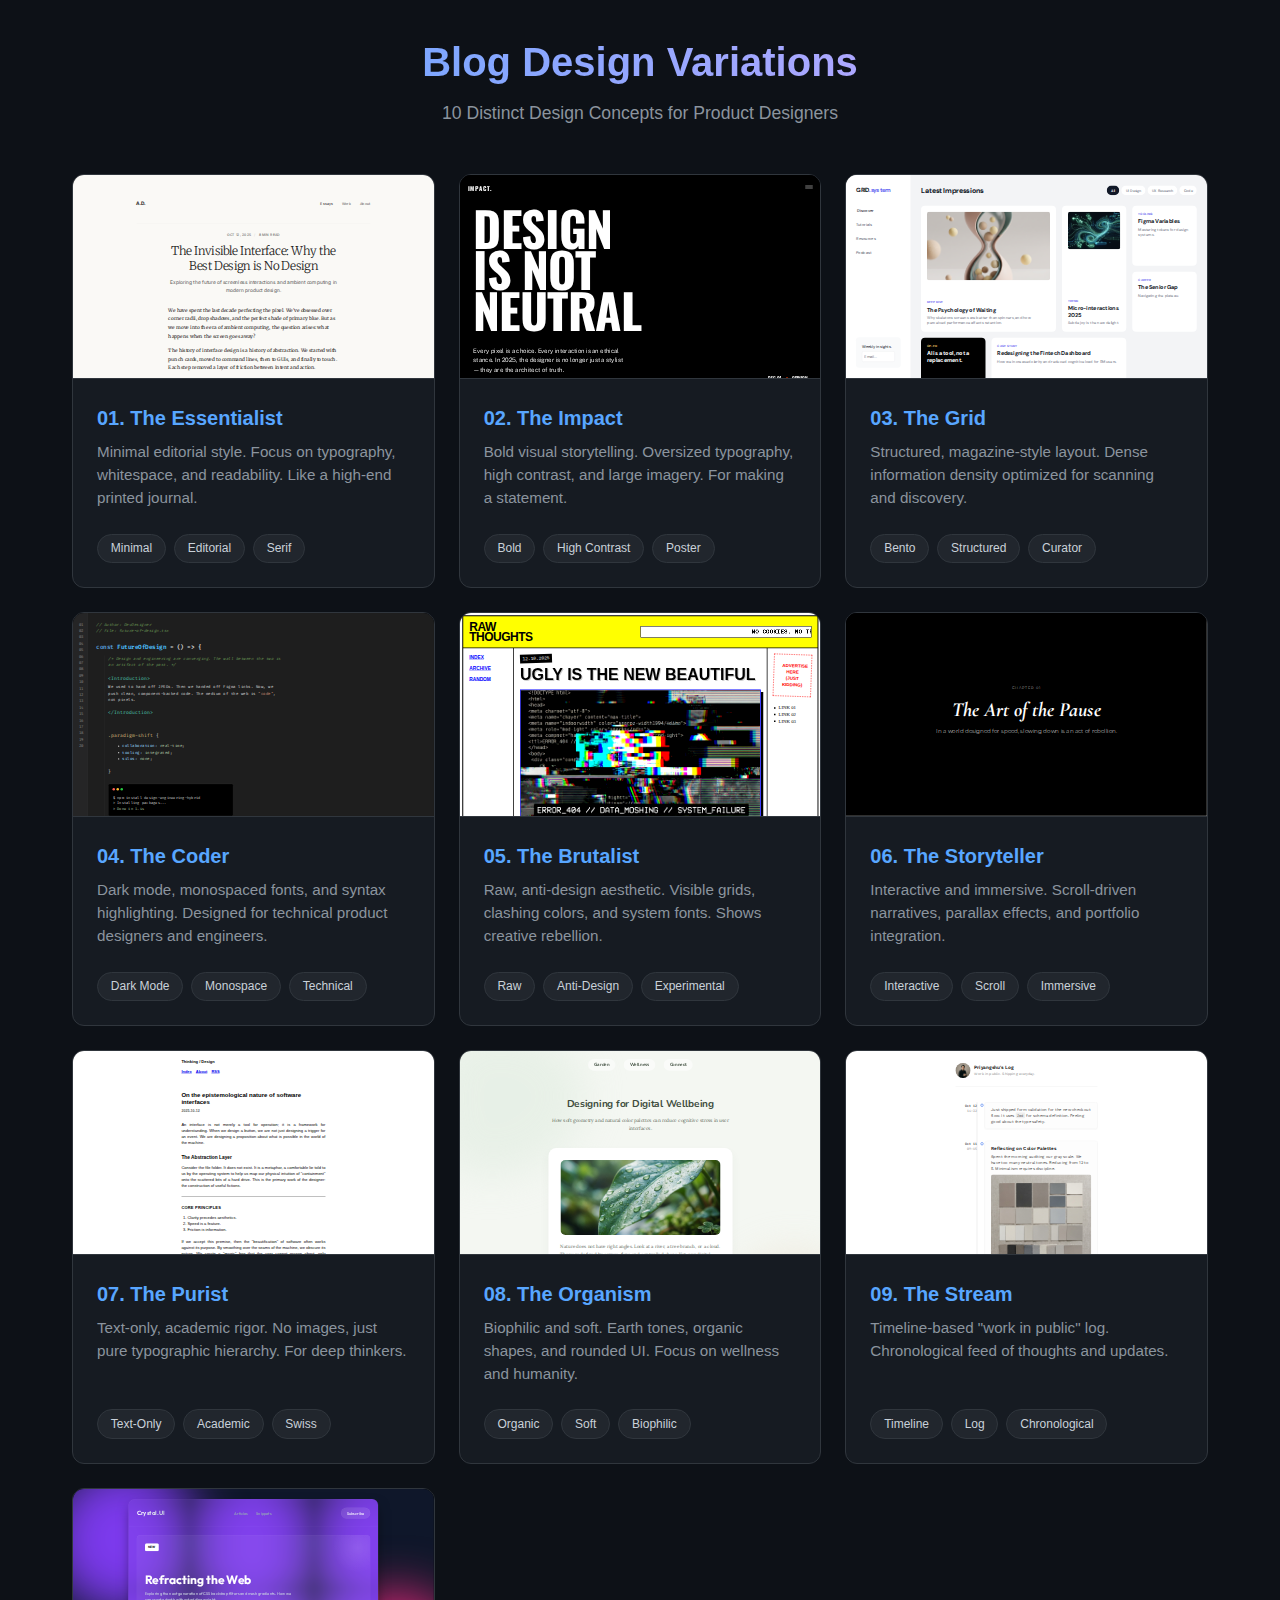
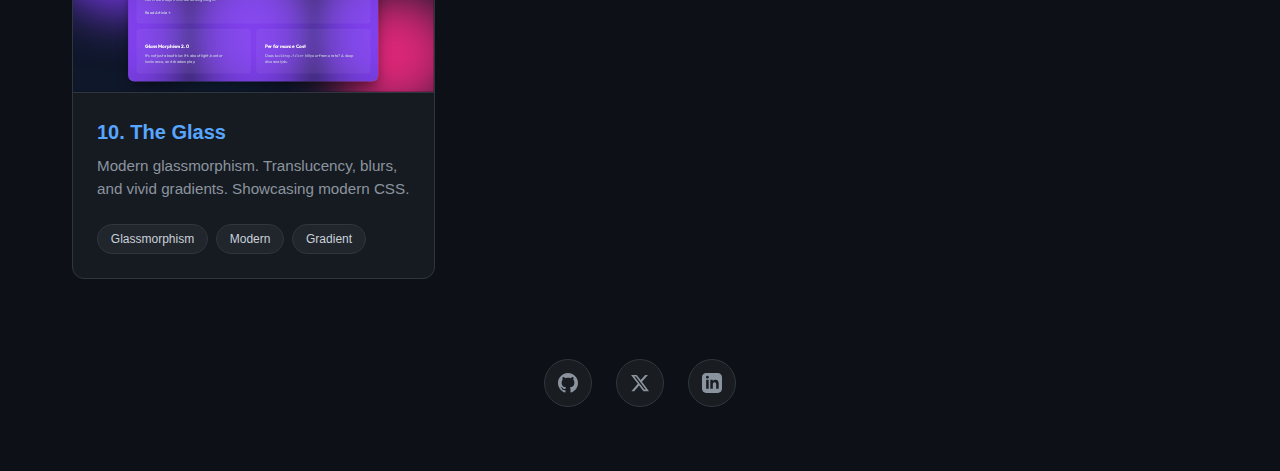
<file: blog-variations/index.html>
<!DOCTYPE html>
<html lang="en">

<head>
    <meta charset="UTF-8">
    <meta name="viewport" content="width=device-width, initial-scale=1.0">
    <title>Product Design Blog Variations</title>
    <link rel="stylesheet" href="shared/reset.css">
    <style>
        /* Previous styles remain... */
        :root {
            --bg-color: #0d1117;
            --text-color: #e6edf3;
            --accent: #58a6ff;
            --card-bg: #161b22;
            --border: #30363d;
        }

        body {
            background-color: var(--bg-color);
            color: var(--text-color);
            font-family: -apple-system, BlinkMacSystemFont, "Segoe UI", Helvetica, Arial, sans-serif;
            padding: 2rem;
            max-width: 1200px;
            margin: 0 auto;

        }



        /* Rest of existing CSS... */
        header {
            margin-bottom: 3rem;
            text-align: center;
        }


        h1 {
            font-size: 2.5rem;
            margin-bottom: 0.5rem;
            background: linear-gradient(90deg, #58a6ff, #d2a8ff);
            -webkit-background-clip: text;
            -webkit-text-fill-color: transparent;
        }

        p.subtitle {
            color: #8b949e;
            font-size: 1.1rem;
        }

        .grid {
            display: grid;
            grid-template-columns: repeat(auto-fill, minmax(300px, 1fr));
            gap: 1.5rem;
        }

        .card {
            background: var(--card-bg);
            border: 1px solid var(--border);
            border-radius: 12px;
            overflow: hidden;
            transition: transform 0.3s cubic-bezier(0.16, 1, 0.3, 1), border-color 0.2s;
            text-decoration: none;
            color: inherit;
            display: flex;
            flex-direction: column;
            height: 100%;
        }

        .card:hover {
            transform: translateY(-4px);
            border-color: var(--accent);
            box-shadow: 0 10px 30px -10px rgba(0, 0, 0, 0.5);
        }

        .preview-window {
            width: 100%;
            padding-top: 56.25%;
            /* 16:9 Ratio */
            position: relative;
            background: #000;
            border-bottom: 1px solid var(--border);
            overflow: hidden;
        }

        .preview-window iframe {
            position: absolute;
            top: 0;
            left: 0;
            width: 400%;
            /* Scale content down */
            height: 400%;
            border: 0;
            transform: scale(0.25);
            transform-origin: 0 0;
            pointer-events: none;
            /* Prevent interaction within preview */
            background-color: var(--bg-color);
        }

        .card-content {
            padding: 1.5rem;
            display: flex;
            flex-direction: column;
            flex-grow: 1;
        }

        .card h2 {
            font-size: 1.25rem;
            margin-bottom: 0.5rem;
            color: var(--accent);
        }

        .card p {
            font-size: 0.95rem;
            color: #8b949e;
            margin-bottom: 1.5rem;
            line-height: 1.5;
            flex-grow: 1;
        }

        .tags {
            display: flex;
            gap: 0.5rem;
            flex-wrap: wrap;
            margin-top: auto;
        }

        .tag {
            font-size: 0.75rem;
            background: #21262d;
            padding: 0.3rem 0.8rem;
            border-radius: 99px;
            color: #c9d1d9;
            border: 1px solid var(--border);
            font-weight: 500;
        }

        footer {
            margin-top: 5rem;
            text-align: center;
            color: #484f58;
            font-size: 0.9rem;
            padding-bottom: 2rem;
        }

        /* Minimalist Loader */
        #minimal-loader {
            position: fixed;
            top: 0;
            left: 0;
            width: 100%;
            height: 100%;
            background-color: var(--bg-color);
            z-index: 9999;
            display: flex;
            justify-content: center;
            align-items: center;
            transition: opacity 0.5s ease;
        }

        #minimal-loader.hidden {
            opacity: 0;
            pointer-events: none;
        }

        .minimal-spinner {
            width: 40px;
            height: 40px;
            border: 3px solid rgba(255, 255, 255, 0.1);
            border-radius: 50%;
            border-top-color: var(--accent);
            animation: minimal-spin 0.8s ease-in-out infinite;
        }

        @keyframes minimal-spin {
            to {
                transform: rotate(360deg);
            }
        }
    </style>
</head>

<body>
    <div id="minimal-loader">
        <div class="minimal-spinner"></div>
    </div>
    <script>
        window.addEventListener('load', () => {
            const loader = document.getElementById('minimal-loader');
            // Small delay to ensure smooth transition even on fast loads
            setTimeout(() => {
                loader.classList.add('hidden');
            }, 800);
        });
    </script>

    <header>
        <h1>Blog Design Variations</h1>
        <p class="subtitle">10 Distinct Design Concepts for Product Designers</p>
    </header>

    <main class="grid">
        <a href="variation-01-essentialist/index.html" class="card">
            <div class="preview-window">
                <iframe src="variation-01-essentialist/index.html" title="Essentialist Preview" loading="lazy"></iframe>
            </div>
            <div class="card-content">
                <h2>01. The Essentialist</h2>
                <p>Minimal editorial style. Focus on typography, whitespace, and readability. Like a high-end
                    printed
                    journal.</p>
                <div class="tags">
                    <span class="tag">Minimal</span>
                    <span class="tag">Editorial</span>
                    <span class="tag">Serif</span>
                </div>
            </div>
        </a>

        <a href="variation-02-impact/index.html" class="card">
            <div class="preview-window">
                <iframe src="variation-02-impact/index.html" title="Impact Preview" loading="lazy"></iframe>
            </div>
            <div class="card-content">
                <h2>02. The Impact</h2>
                <p>Bold visual storytelling. Oversized typography, high contrast, and large imagery. For making a
                    statement.</p>
                <div class="tags">
                    <span class="tag">Bold</span>
                    <span class="tag">High Contrast</span>
                    <span class="tag">Poster</span>
                </div>
            </div>
        </a>

        <a href="variation-03-grid/index.html" class="card">
            <div class="preview-window">
                <iframe src="variation-03-grid/index.html" title="Grid Preview" loading="lazy"></iframe>
            </div>
            <div class="card-content">
                <h2>03. The Grid</h2>
                <p>Structured, magazine-style layout. Dense information density optimized for scanning and
                    discovery.
                </p>
                <div class="tags">
                    <span class="tag">Bento</span>
                    <span class="tag">Structured</span>
                    <span class="tag">Curator</span>
                </div>
            </div>
        </a>

        <a href="variation-04-coder/index.html" class="card">
            <div class="preview-window">
                <iframe src="variation-04-coder/index.html" title="Coder Preview" loading="lazy"></iframe>
            </div>
            <div class="card-content">
                <h2>04. The Coder</h2>
                <p>Dark mode, monospaced fonts, and syntax highlighting. Designed for technical product designers
                    and
                    engineers.</p>
                <div class="tags">
                    <span class="tag">Dark Mode</span>
                    <span class="tag">Monospace</span>
                    <span class="tag">Technical</span>
                </div>
            </div>
        </a>

        <a href="variation-05-brutalist/index.html" class="card">
            <div class="preview-window">
                <iframe src="variation-05-brutalist/index.html" title="Brutalist Preview" loading="lazy"></iframe>
            </div>
            <div class="card-content">
                <h2>05. The Brutalist</h2>
                <p>Raw, anti-design aesthetic. Visible grids, clashing colors, and system fonts. Shows creative
                    rebellion.</p>
                <div class="tags">
                    <span class="tag">Raw</span>
                    <span class="tag">Anti-Design</span>
                    <span class="tag">Experimental</span>
                </div>
            </div>
        </a>

        <a href="variation-06-storyteller/index.html" class="card">
            <div class="preview-window">
                <iframe src="variation-06-storyteller/index.html" title="Storyteller Preview" loading="lazy"></iframe>
            </div>
            <div class="card-content">
                <h2>06. The Storyteller</h2>
                <p>Interactive and immersive. Scroll-driven narratives, parallax effects, and portfolio integration.
                </p>
                <div class="tags">
                    <span class="tag">Interactive</span>
                    <span class="tag">Scroll</span>
                    <span class="tag">Immersive</span>
                </div>
            </div>
        </a>

        <a href="variation-07-purist/index.html" class="card">
            <div class="preview-window">
                <iframe src="variation-07-purist/index.html" title="Purist Preview" loading="lazy"></iframe>
            </div>
            <div class="card-content">
                <h2>07. The Purist</h2>
                <p>Text-only, academic rigor. No images, just pure typographic hierarchy. For deep thinkers.</p>
                <div class="tags">
                    <span class="tag">Text-Only</span>
                    <span class="tag">Academic</span>
                    <span class="tag">Swiss</span>
                </div>
            </div>
        </a>

        <a href="variation-08-organism/index.html" class="card">
            <div class="preview-window">
                <iframe src="variation-08-organism/index.html" title="Organism Preview" loading="lazy"></iframe>
            </div>
            <div class="card-content">
                <h2>08. The Organism</h2>
                <p>Biophilic and soft. Earth tones, organic shapes, and rounded UI. Focus on wellness and humanity.
                </p>
                <div class="tags">
                    <span class="tag">Organic</span>
                    <span class="tag">Soft</span>
                    <span class="tag">Biophilic</span>
                </div>
            </div>
        </a>

        <a href="variation-09-stream/index.html" class="card">
            <div class="preview-window">
                <iframe src="variation-09-stream/index.html" title="Stream Preview" loading="lazy"></iframe>
            </div>
            <div class="card-content">
                <h2>09. The Stream</h2>
                <p>Timeline-based "work in public" log. Chronological feed of thoughts and updates.</p>
                <div class="tags">
                    <span class="tag">Timeline</span>
                    <span class="tag">Log</span>
                    <span class="tag">Chronological</span>
                </div>
            </div>
        </a>

        <a href="variation-10-glass/index.html" class="card">
            <div class="preview-window">
                <iframe src="variation-10-glass/index.html" title="Glass Preview" loading="lazy"></iframe>
            </div>
            <div class="card-content">
                <h2>10. The Glass</h2>
                <p>Modern glassmorphism. Translucency, blurs, and vivid gradients. Showcasing modern CSS.</p>
                <div class="tags">
                    <span class="tag">Glassmorphism</span>
                    <span class="tag">Modern</span>
                    <span class="tag">Gradient</span>
                </div>
            </div>
        </a>
    </main>

    <style>
        .social-footer {
            margin-top: 5rem;
            text-align: center;
            padding-bottom: 2rem;
            display: flex;
            justify-content: center;
            gap: 1.5rem;
            align-items: center;
        }

        .social-link {
            display: flex;
            align-items: center;
            justify-content: center;
            width: 48px;
            height: 48px;
            border-radius: 50%;
            background: rgba(255, 255, 255, 0.05);
            border: 1px solid var(--border);
            color: #8b949e;
            transition: all 0.3s cubic-bezier(0.175, 0.885, 0.32, 1.275);
            position: relative;
            overflow: hidden;
        }

        .social-link svg {
            width: 20px;
            height: 20px;
            fill: currentColor;
            transition: transform 0.3s ease;
            position: relative;
            z-index: 2;
        }

        .social-link::before {
            content: '';
            position: absolute;
            top: 0;
            left: 0;
            width: 100%;
            height: 100%;
            background: var(--accent);
            opacity: 0;
            transform: scale(0);
            transition: all 0.3s ease;
            border-radius: 50%;
            z-index: 1;
        }

        .social-link:hover {
            transform: translateY(-4px) scale(1.1);
            border-color: var(--accent);
            color: white;
            box-shadow: 0 10px 20px -10px rgba(88, 166, 255, 0.5);
        }

        .social-link:hover::before {
            opacity: 1;
            transform: scale(1);
        }

        .social-link:hover svg {
            transform: scale(1.2);
        }
    </style>
    <footer class="social-footer">
        <a href="https://github.com/Priyangshu-7" target="_blank" rel="noopener noreferrer" class="social-link"
            aria-label="GitHub">
            <svg xmlns="http://www.w3.org/2000/svg" viewBox="0 0 24 24">
                <path
                    d="M12 0c-6.626 0-12 5.373-12 12 0 5.302 3.438 9.8 8.207 11.387.599.111.793-.261.793-.577v-2.234c-3.338.726-4.033-1.416-4.033-1.416-.546-1.387-1.333-1.756-1.333-1.756-1.089-.745.083-.729.083-.729 1.205.084 1.839 1.237 1.839 1.237 1.07 1.834 2.807 1.304 3.492.997.107-.775.418-1.305.762-1.604-2.665-.305-5.467-1.334-5.467-5.931 0-1.311.469-2.381 1.236-3.221-.124-.303-.535-1.524.117-3.176 0 0 1.008-.322 3.301 1.23.957-.266 1.983-.399 3.003-.404 1.02.005 2.047.138 3.006.404 2.291-1.552 3.297-1.23 3.297-1.23.653 1.653.242 2.874.118 3.176.77.84 1.235 1.911 1.235 3.221 0 4.609-2.807 5.624-5.479 5.921.43.372.823 1.102.823 2.222v3.293c0 .319.192.694.801.576 4.765-1.589 8.199-6.086 8.199-11.386 0-6.627-5.373-12-12-12z" />
            </svg>
        </a>
        <a href="https://x.com/nerdwire7" target="_blank" rel="noopener noreferrer" class="social-link"
            aria-label="X (Twitter)">
            <svg xmlns="http://www.w3.org/2000/svg" viewBox="0 0 24 24">
                <path
                    d="M18.244 2.25h3.308l-7.227 8.26 8.502 11.24H16.17l-5.214-6.817L4.99 21.75H1.68l7.73-8.835L1.254 2.25H8.08l4.713 6.231zm-1.161 17.52h1.833L7.084 4.126H5.117z" />
            </svg>
        </a>
        <a href="https://www.linkedin.com/in/priyangshuroy7/" target="_blank" rel="noopener noreferrer"
            class="social-link" aria-label="LinkedIn">
            <svg xmlns="http://www.w3.org/2000/svg" viewBox="0 0 24 24">
                <path
                    d="M19 0h-14c-2.761 0-5 2.239-5 5v14c0 2.761 2.239 5 5 5h14c2.762 0 5-2.239 5-5v-14c0-2.761-2.238-5-5-5zm-11 19h-3v-11h3v11zm-1.5-12.268c-.966 0-1.75-.79-1.75-1.764s.784-1.764 1.75-1.764 1.75.79 1.75 1.764-.783 1.764-1.75 1.764zm13.5 12.268h-3v-5.604c0-3.368-4-3.113-4 0v5.604h-3v-11h3v1.765c1.396-2.586 7-2.777 7 2.476v6.759z" />
            </svg>
        </a>
    </footer>
</body>

</html>
</file>
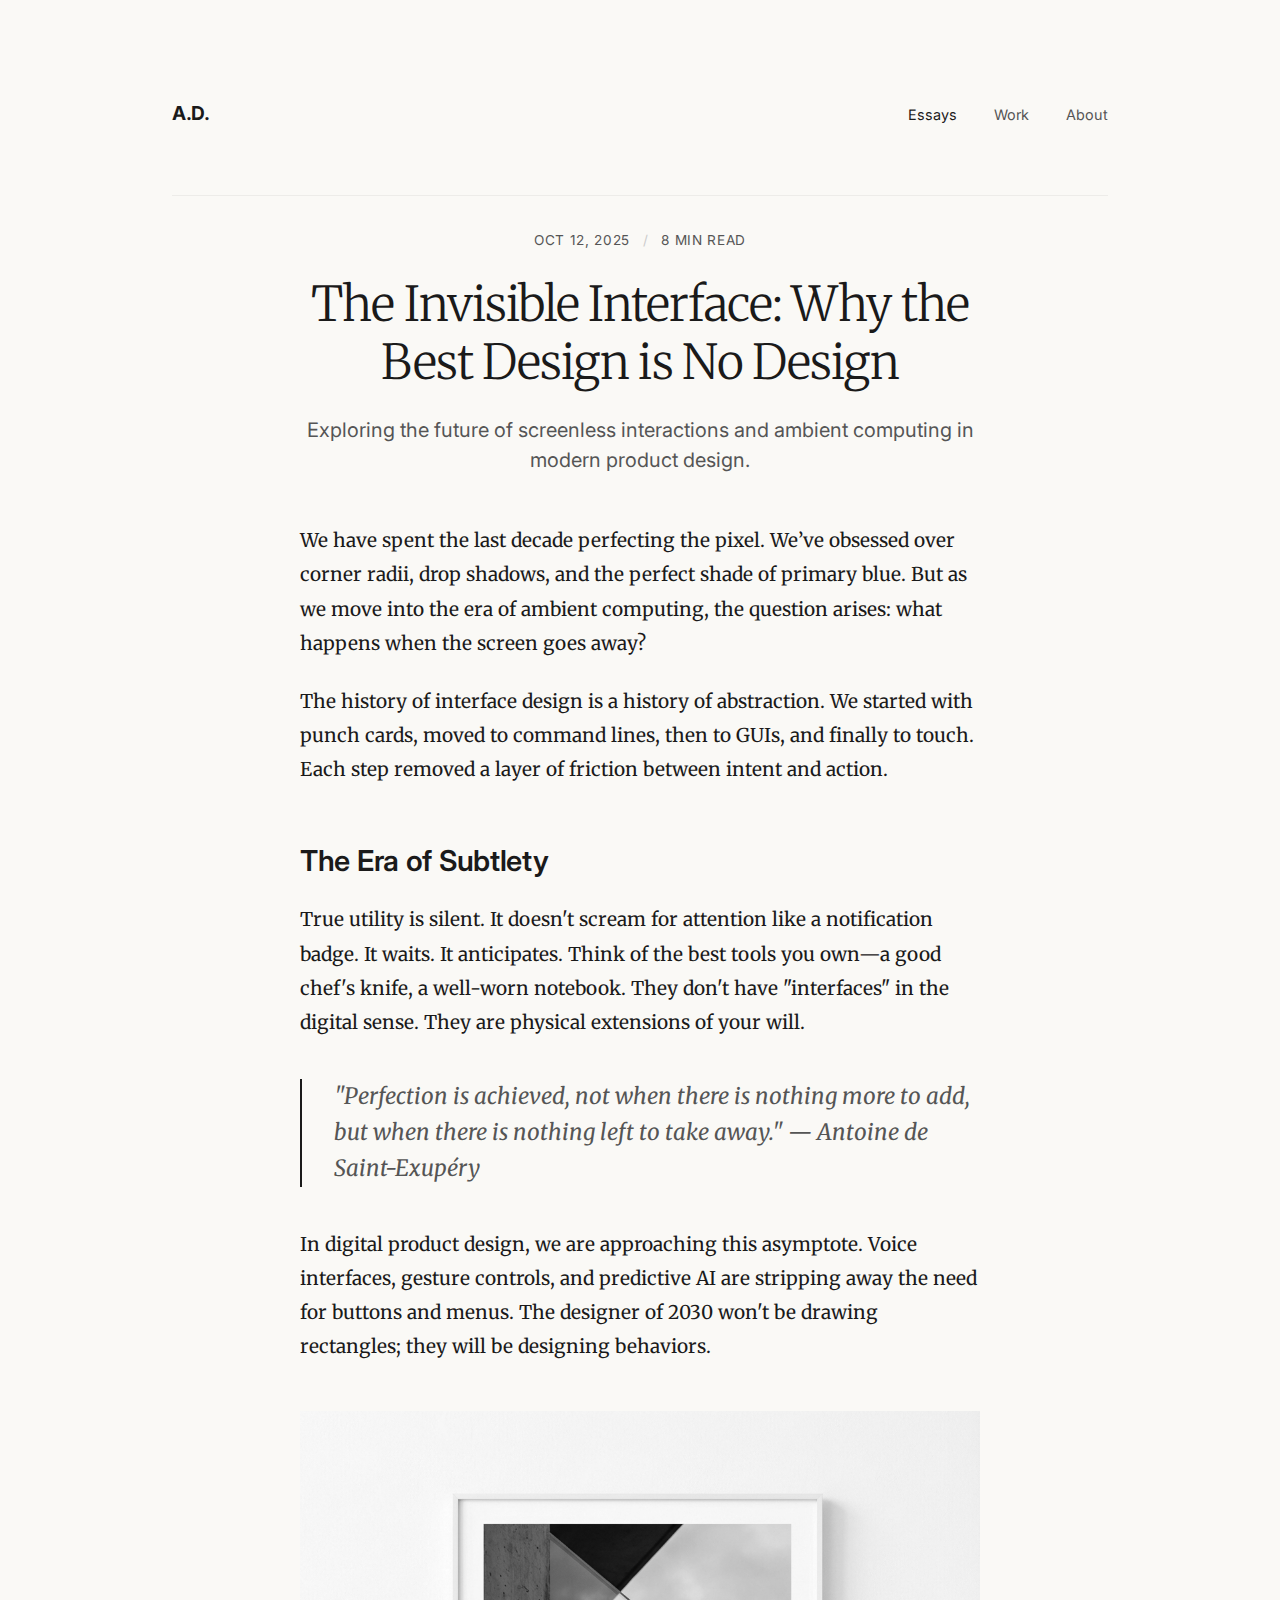
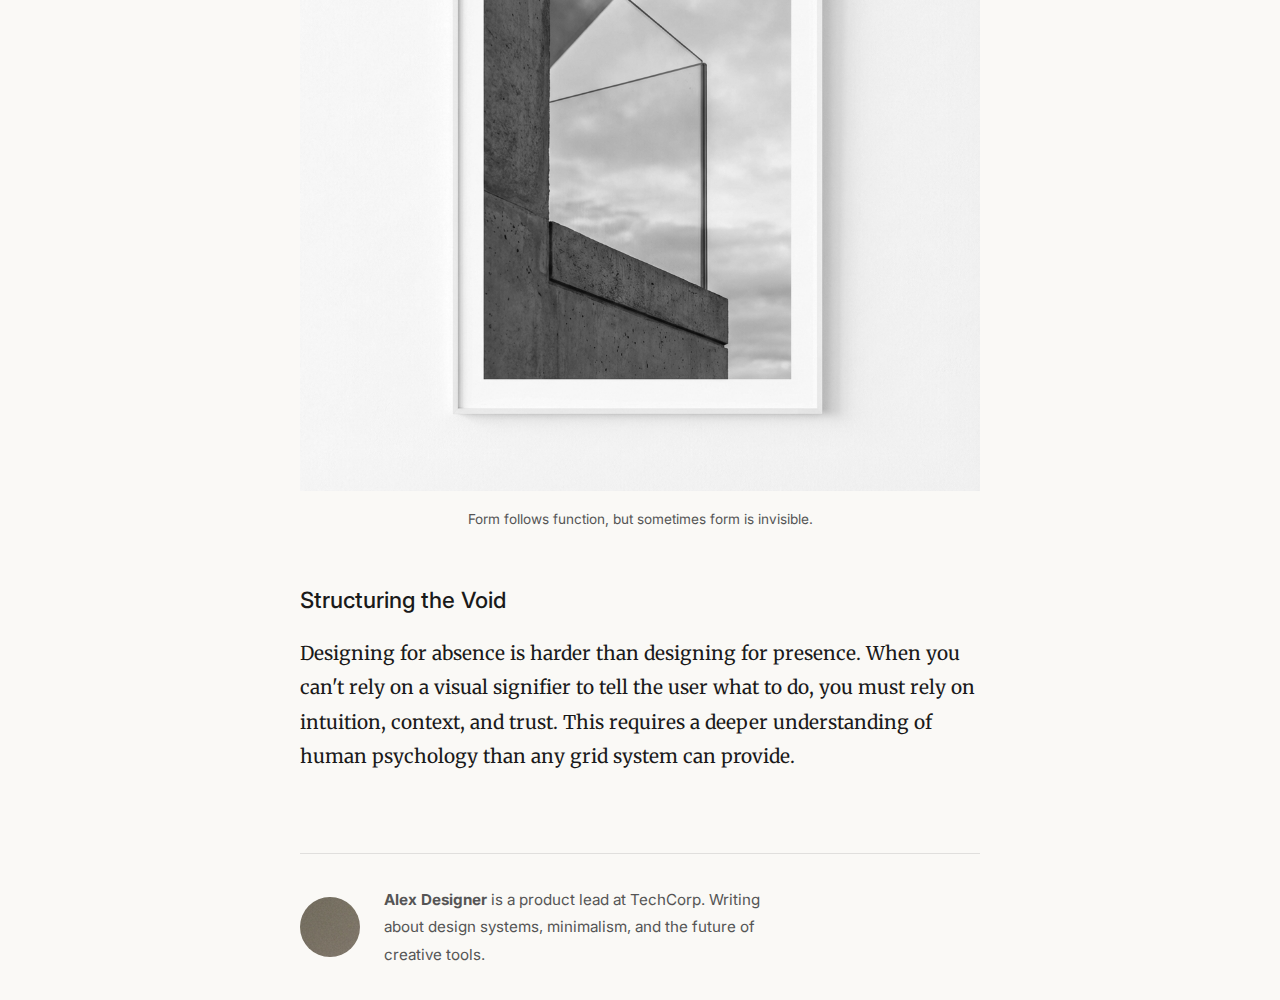
<file: blog-variations/variation-01-essentialist/index.html>
<!DOCTYPE html>
<html lang="en">

<head>
    <meta charset="UTF-8">
    <meta name="viewport" content="width=device-width, initial-scale=1.0">
    <title>The Essentialist - Minimal Editorial</title>
    <link rel="stylesheet" href="../shared/reset.css">
    <link rel="stylesheet" href="style.css">
    <link rel="preconnect" href="https://fonts.googleapis.com">
    <link rel="preconnect" href="https://fonts.gstatic.com" crossorigin>
    <link
        href="https://fonts.googleapis.com/css2?family=Merriweather:ital,wght@0,300;0,400;0,700;1,300;1,400&family=Inter:wght@400;500&display=swap"
        rel="stylesheet">
</head>

<body>
    <div class="container">
        <header class="site-header">
            <a href="/" class="logo">A.D.</a>
            <nav>
                <a href="#" class="active">Essays</a>
                <a href="#">Work</a>
                <a href="#">About</a>
            </nav>
        </header>

        <main>
            <article class="post">
                <header class="post-header">
                    <div class="meta">
                        <span class="date">Oct 12, 2025</span>
                        <span class="divider">/</span>
                        <span class="time">8 min read</span>
                    </div>
                    <h1>The Invisible Interface: Why the Best Design is No Design</h1>
                    <p class="subtitle">Exploring the future of screenless interactions and ambient computing in modern
                        product design.</p>
                </header>

                <div class="post-content">
                    <p>We have spent the last decade perfecting the pixel. We’ve obsessed over corner radii, drop
                        shadows, and the perfect shade of primary blue. But as we move into the era of ambient
                        computing, the question arises: what happens when the screen goes away?</p>

                    <p>The history of interface design is a history of abstraction. We started with punch cards, moved
                        to command lines, then to GUIs, and finally to touch. Each step removed a layer of friction
                        between intent and action.</p>

                    <h2>The Era of Subtlety</h2>
                    <p>True utility is silent. It doesn't scream for attention like a notification badge. It waits. It
                        anticipates. Think of the best tools you own—a good chef's knife, a well-worn notebook. They
                        don't have "interfaces" in the digital sense. They are physical extensions of your will.</p>

                    <blockquote>
                        "Perfection is achieved, not when there is nothing more to add, but when there is nothing left
                        to take away." — Antoine de Saint-Exupéry
                    </blockquote>

                    <p>In digital product design, we are approaching this asymptote. Voice interfaces, gesture controls,
                        and predictive AI are stripping away the need for buttons and menus. The designer of 2030 won't
                        be drawing rectangles; they will be designing behaviors.</p>

                    <figure>
                        <img src="images/architecture.jpg" alt="Minimalist architecture detail"
                            style="width: 100%; height: auto; display: block; filter: grayscale(100%);">
                        <figcaption>Form follows function, but sometimes form is invisible.</figcaption>
                    </figure>

                    <h3>Structuring the Void</h3>
                    <p>Designing for absence is harder than designing for presence. When you can't rely on a visual
                        signifier to tell the user what to do, you must rely on intuition, context, and trust. This
                        requires a deeper understanding of human psychology than any grid system can provide.</p>
                </div>

                <footer class="post-footer">
                    <div class="author-block">
                        <div class="avatar" style="background-image: url('../shared/avatar.jpg');"></div>
                        <div class="bio">
                            <strong>Alex Designer</strong> is a product lead at TechCorp. Writing about design systems,
                            minimalism, and the future of creative tools.
                        </div>
                    </div>
                </footer>
            </article>
        </main>
    </div>
</body>

</html>
</file>
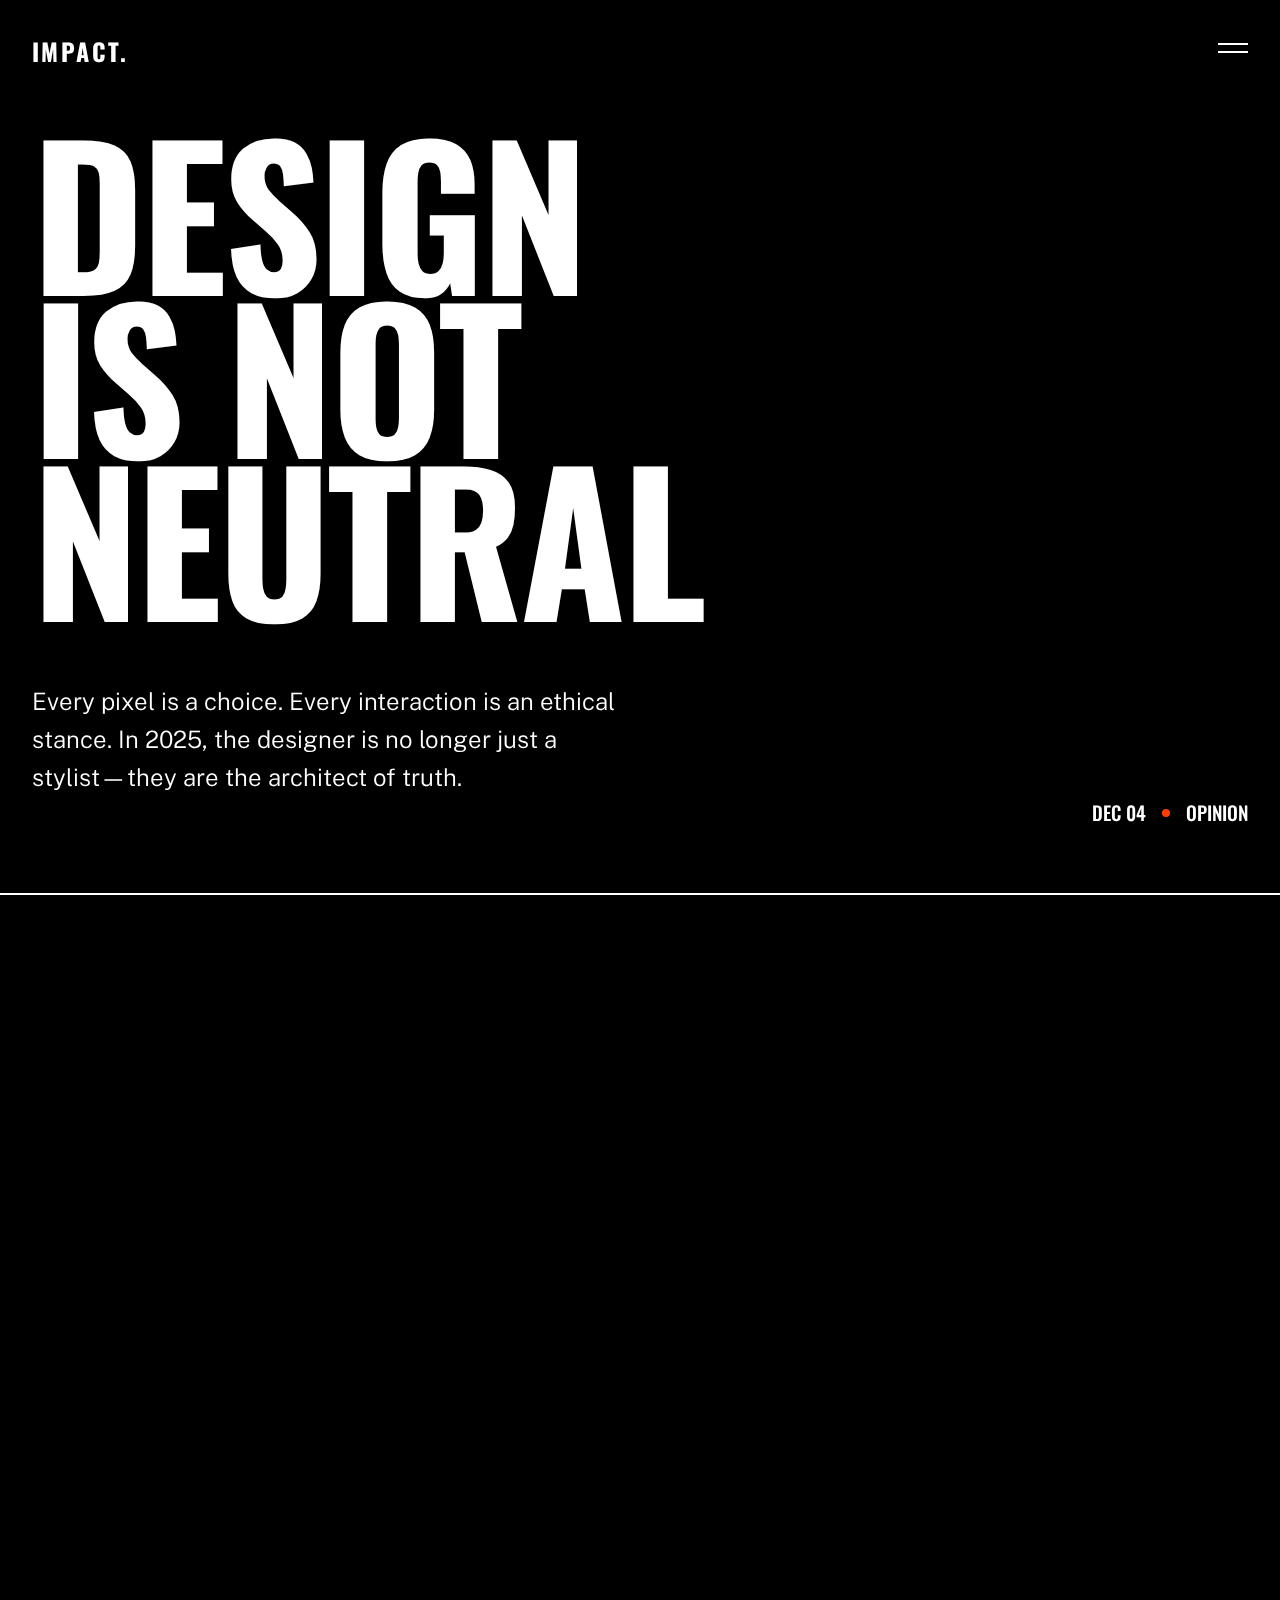
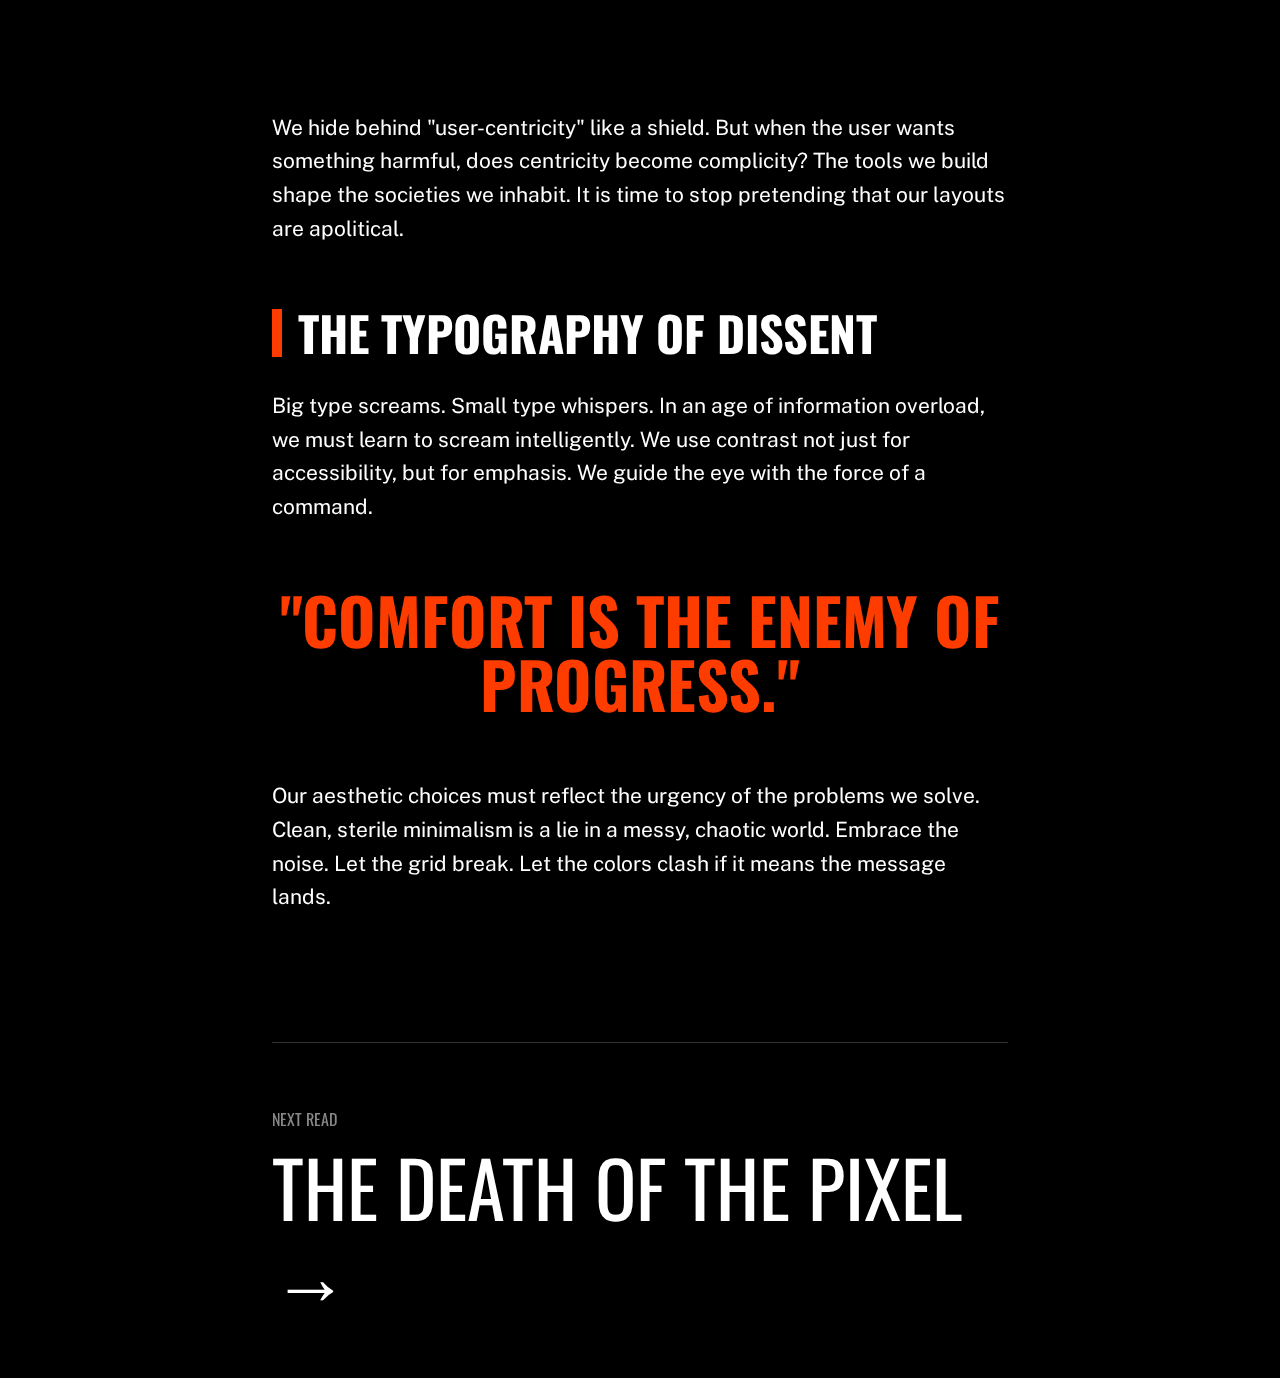
<file: blog-variations/variation-02-impact/index.html>
<!DOCTYPE html>
<html lang="en">

<head>
    <meta charset="UTF-8">
    <meta name="viewport" content="width=device-width, initial-scale=1.0">
    <title>The Impact - Bold Visual Storytelling</title>
    <link rel="stylesheet" href="../shared/reset.css">
    <link rel="stylesheet" href="style.css">
    <link rel="preconnect" href="https://fonts.googleapis.com">
    <link rel="preconnect" href="https://fonts.gstatic.com" crossorigin>
    <link
        href="https://fonts.googleapis.com/css2?family=Oswald:wght@500;700&family=Public+Sans:wght@300;600&display=swap"
        rel="stylesheet">
</head>

<body>
    <nav class="sticky-nav">
        <div class="logo">IMPACT.</div>
        <div class="menu-icon">
            <span></span>
            <span></span>
        </div>
    </nav>

    <header class="hero-header">
        <h1 class="headline">DESIGN<br>IS NOT<br>NEUTRAL</h1>
    </header>

    <section class="intro-statement">
        <p class="lead">Every pixel is a choice. Every interaction is an ethical stance. In 2025, the designer is no
            longer just a stylist—they are the architect of truth.</p>

        <div class="meta-data">
            <span>DEC 04</span>
            <span class="dot"></span>
            <span>OPINION</span>
        </div>
    </section>

    <div class="hero-image-container">
        <img src="images/impact_texture.png" alt="Bold gritty texture"
            style="width: 100%; height: 100%; object-fit: cover; mix-blend-mode: multiply;">
    </div>

    <main class="content-wrapper">
        <article>
            <p>We hide behind "user-centricity" like a shield. But when the user wants something harmful, does
                centricity become complicity? The tools we build shape the societies we inhabit. It is time to stop
                pretending that our layouts are apolitical.</p>

            <h2 class="section-title">The Typography of Dissent</h2>
            <p>Big type screams. Small type whispers. In an age of information overload, we must learn to scream
                intelligently. We use contrast not just for accessibility, but for emphasis. We guide the eye with the
                force of a command.</p>

            <blockquote class="pull-quote">
                "COMFORT IS THE ENEMY OF PROGRESS."
            </blockquote>

            <p>Our aesthetic choices must reflect the urgency of the problems we solve. Clean, sterile minimalism is a
                lie in a messy, chaotic world. Embrace the noise. Let the grid break. Let the colors clash if it means
                the message lands.</p>
        </article>

        <section class="next-article link-area">
            <span class="label">NEXT READ</span>
            <a href="#" class="next-title">The Death of the Pixel →</a>
        </section>
    </main>
</body>

</html>
</file>
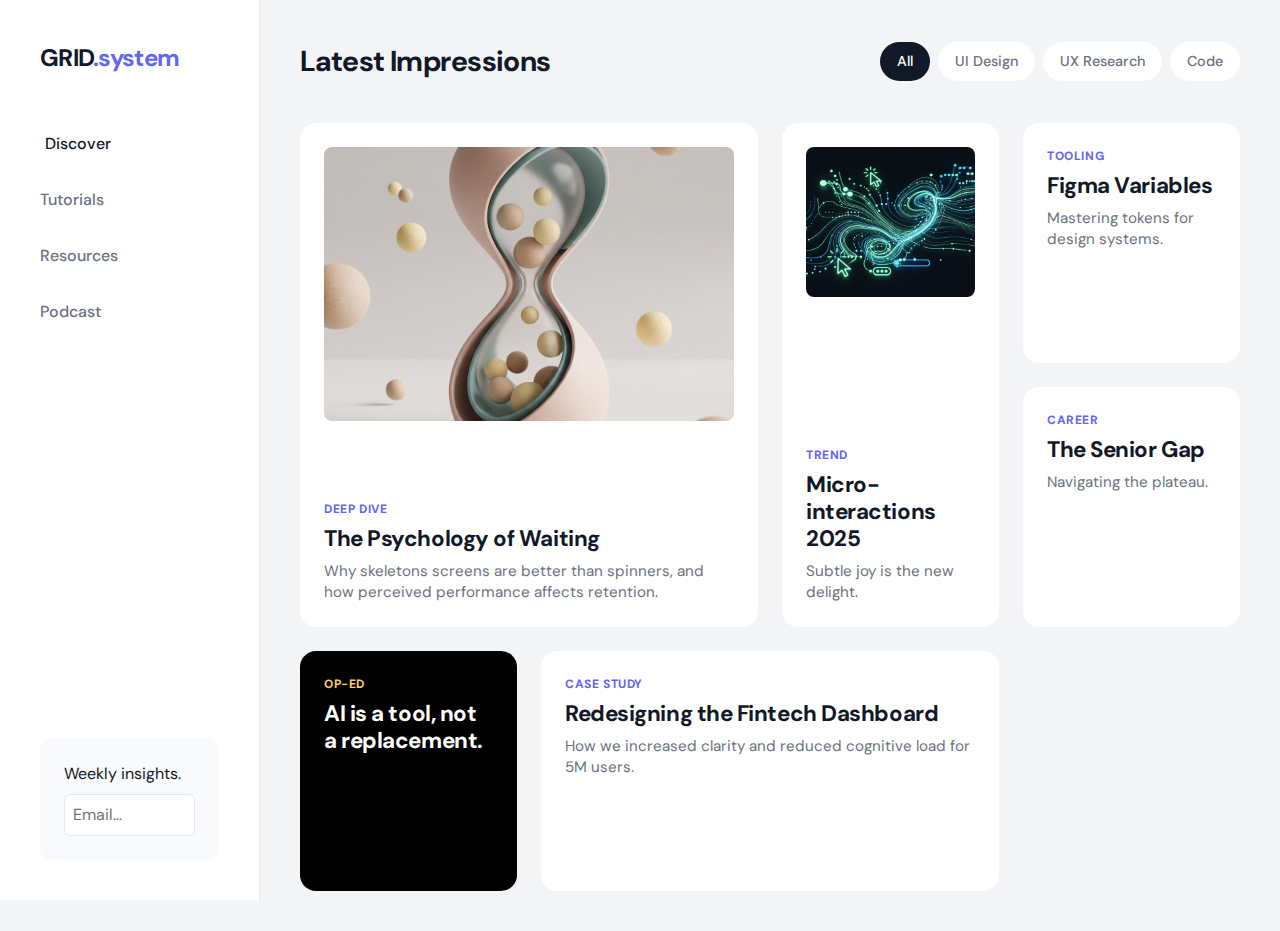
<file: blog-variations/variation-03-grid/index.html>
<!DOCTYPE html>
<html lang="en">

<head>
    <meta charset="UTF-8">
    <meta name="viewport" content="width=device-width, initial-scale=1.0">
    <title>The Grid - Design Curator</title>
    <link rel="stylesheet" href="../shared/reset.css">
    <link rel="stylesheet" href="style.css">
    <link rel="preconnect" href="https://fonts.googleapis.com">
    <link rel="preconnect" href="https://fonts.gstatic.com" crossorigin>
    <link href="https://fonts.googleapis.com/css2?family=DM+Sans:wght@400;500;700&display=swap" rel="stylesheet">
</head>

<body>
    <div class="sidebar">
        <h1 class="logo">GRID<span>.system</span></h1>
        <nav>
            <a href="#" class="active">Discover</a>
            <a href="#">Tutorials</a>
            <a href="#">Resources</a>
            <a href="#">Podcast</a>
        </nav>
        <div class="newsletter-mini">
            <p>Weekly insights.</p>
            <input type="email" placeholder="Email...">
        </div>
    </div>

    <main class="main-content">
        <header class="top-bar">
            <h2>Latest Impressions</h2>
            <div class="filter-pills">
                <span class="pill active">All</span>
                <span class="pill">UI Design</span>
                <span class="pill">UX Research</span>
                <span class="pill">Code</span>
            </div>
        </header>

        <div class="bento-grid">
            <!-- Featured Large -->
            <article class="card card-large">
                <div class="card-image"
                    style="background-image: url('images/waiting.jpg'); background-size: cover; background-position: center;">
                </div>
                <div class="card-content">
                    <span class="category">Deep Dive</span>
                    <h3>The Psychology of Waiting</h3>
                    <p>Why skeletons screens are better than spinners, and how perceived performance affects retention.
                    </p>
                </div>
            </article>

            <!-- Medium Vertical -->
            <article class="card card-tall">
                <div class="card-image"
                    style="background-image: url('images/microinteractions.jpg'); background-size: cover; background-position: center;">
                </div>
                <div class="card-content">
                    <span class="category">Trend</span>
                    <h3>Micro-interactions 2025</h3>
                    <p>Subtle joy is the new delight.</p>
                </div>
            </article>

            <!-- Standard -->
            <article class="card">
                <div class="card-content">
                    <span class="category">Tooling</span>
                    <h3>Figma Variables</h3>
                    <p>Mastering tokens for design systems.</p>
                </div>
            </article>

            <!-- Standard -->
            <article class="card">
                <div class="card-content">
                    <span class="category">Career</span>
                    <h3>The Senior Gap</h3>
                    <p>Navigating the plateau.</p>
                </div>
            </article>

            <!-- Standard -->
            <article class="card" style="background-color: #000; color: white;">
                <div class="card-content">
                    <span class="category" style="color: #fdcb6e;">Op-Ed</span>
                    <h3>AI is a tool, not a replacement.</h3>
                </div>
            </article>

            <!-- Wide -->
            <article class="card card-wide">
                <div class="card-content">
                    <span class="category">Case Study</span>
                    <h3>Redesigning the Fintech Dashboard</h3>
                    <p>How we increased clarity and reduced cognitive load for 5M users.</p>
                </div>
            </article>
        </div>
    </main>
</body>

</html>
</file>
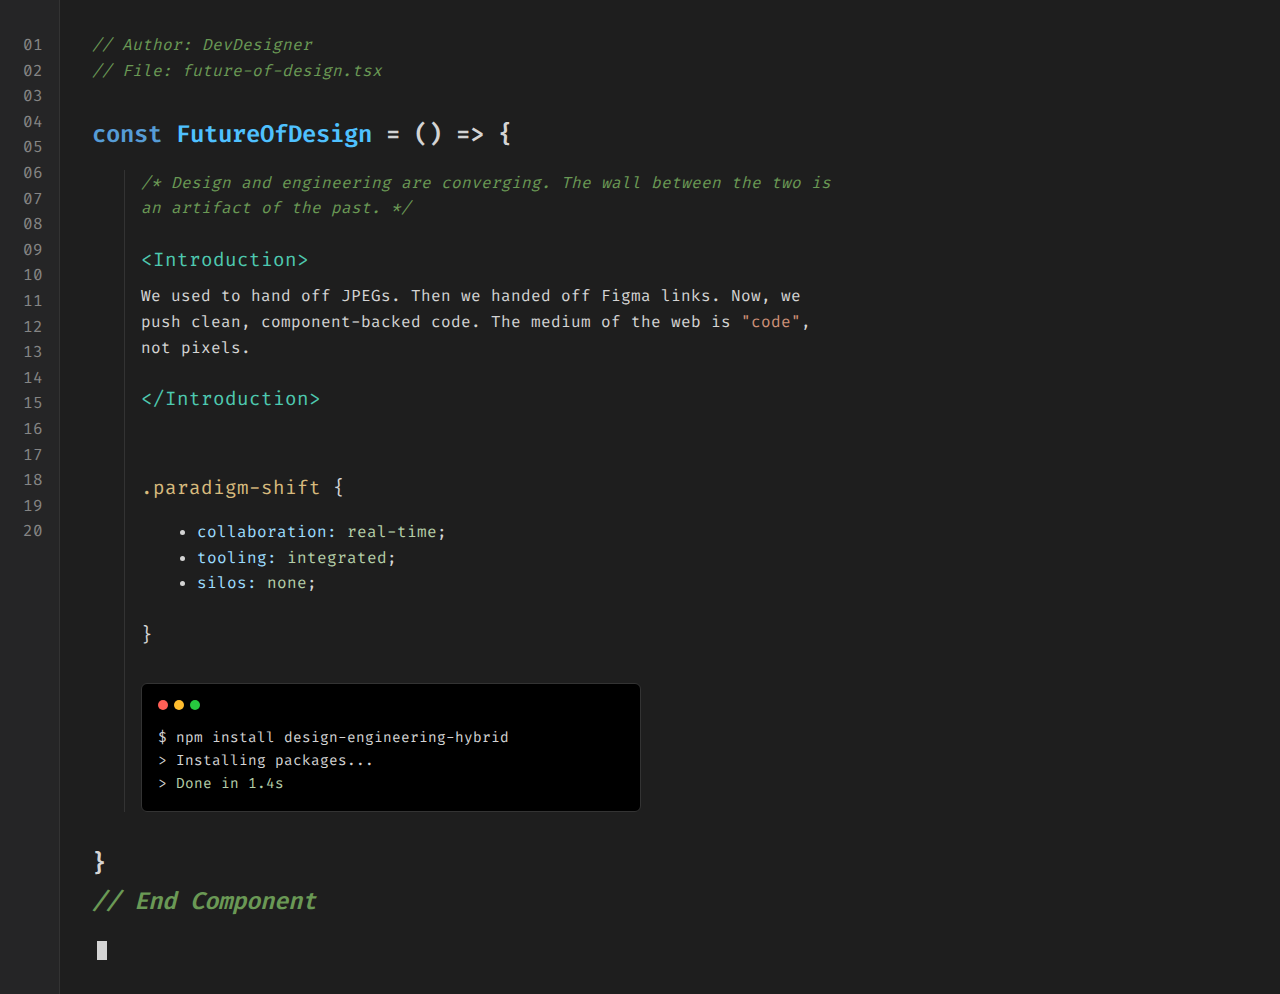
<file: blog-variations/variation-04-coder/index.html>
<!DOCTYPE html>
<html lang="en">

<head>
    <meta charset="UTF-8">
    <meta name="viewport" content="width=device-width, initial-scale=1.0">
    <title>The Coder - Technical Design</title>
    <link rel="stylesheet" href="../shared/reset.css">
    <link rel="stylesheet" href="style.css">
    <link rel="preconnect" href="https://fonts.googleapis.com">
    <link rel="preconnect" href="https://fonts.gstatic.com" crossorigin>
    <link href="https://fonts.googleapis.com/css2?family=Fira+Code:wght@300;400;600&display=swap" rel="stylesheet">
</head>

<body>
    <div class="layout">
        <aside class="line-numbers">
            <!-- JS could populate this, but hardcoding for demo -->
            <span>01</span><span>02</span><span>03</span><span>04</span><span>05</span>
            <span>06</span><span>07</span><span>08</span><span>09</span><span>10</span>
            <span>11</span><span>12</span><span>13</span><span>14</span><span>15</span>
            <span>16</span><span>17</span><span>18</span><span>19</span><span>20</span>
        </aside>

        <main class="code-editor">
            <header class="file-header">
                <span class="comment">// Author: DevDesigner</span>
                <span class="comment">// File: future-of-design.tsx</span>
            </header>

            <article>
                <h1><span class="keyword">const</span> <span class="var">FutureOfDesign</span> = () => {</h1>

                <div class="indent">
                    <p class="comment">/*
                        Design and engineering are converging.
                        The wall between the two is an artifact of the past.
                        */</p>

                    <h2><span class="tag">&lt;Introduction&gt;</span></h2>
                    <p>
                        We used to hand off JPEGs. Then we handed off Figma links.
                        Now, we push clean, component-backed code.
                        The medium of the web is <span class="string">"code"</span>, not pixels.
                    </p>
                    <h2><span class="tag">&lt;/Introduction&gt;</span></h2>

                    <br>

                    <h2><span class="class">.paradigm-shift</span> {</h2>
                    <ul class="prop-list">
                        <li><span class="prop">collaboration:</span> <span class="val">real-time</span>;</li>
                        <li><span class="prop">tooling:</span> <span class="val">integrated</span>;</li>
                        <li><span class="prop">silos:</span> <span class="val">none</span>;</li>
                    </ul>
                    <h2>}</h2>

                    <div class="terminal-block">
                        <div class="term-header">
                            <span class="dot red"></span><span class="dot yellow"></span><span class="dot green"></span>
                        </div>
                        <div class="term-body">
                            $ npm install design-engineering-hybrid<br>
                            > Installing packages...<br>
                            > <span class="success">Done in 1.4s</span>
                        </div>
                    </div>
                </div>

                <h1>} <span class="comment">// End Component</span></h1>
            </article>

            <div class="cursor"></div>
        </main>
    </div>
</body>

</html>
</file>
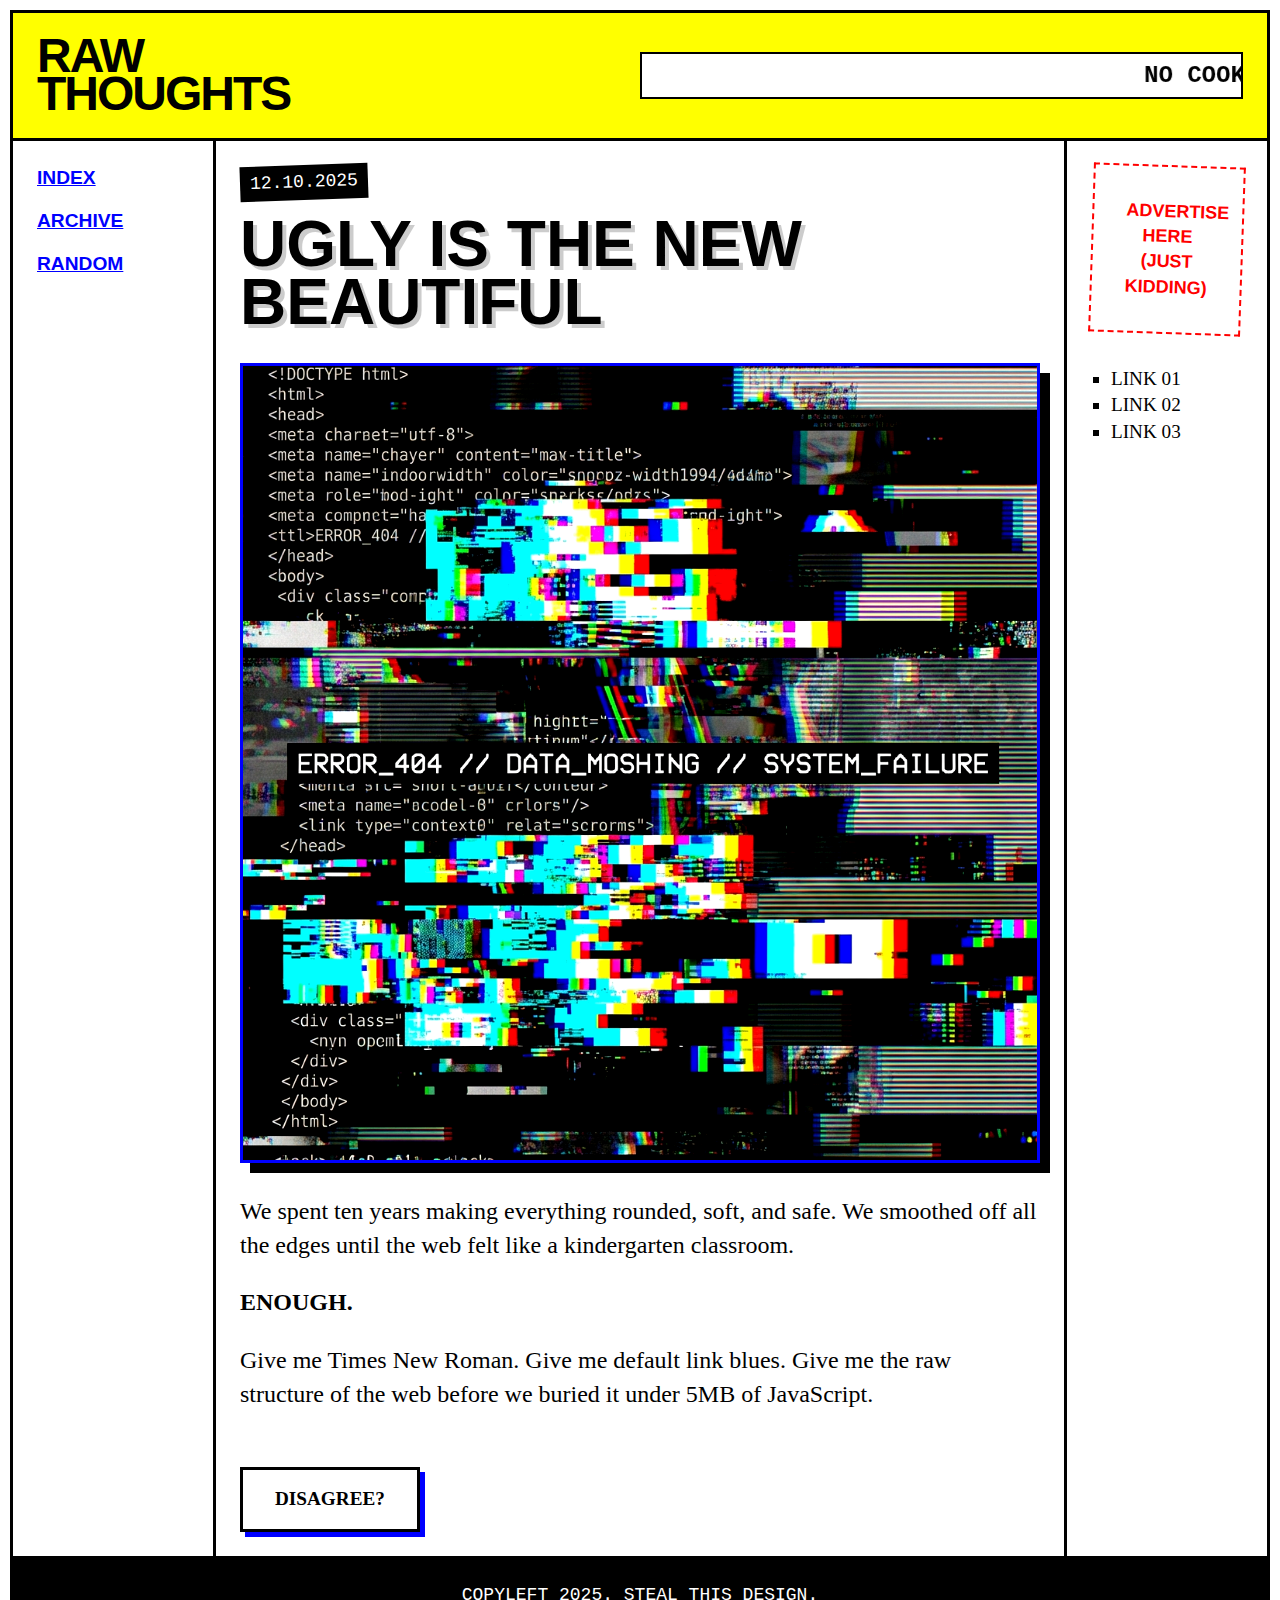
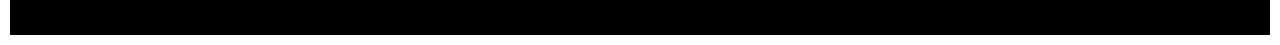
<file: blog-variations/variation-05-brutalist/index.html>
<!DOCTYPE html>
<html lang="en">

<head>
    <meta charset="UTF-8">
    <meta name="viewport" content="width=device-width, initial-scale=1.0">
    <title>The Brutalist - Anti Design</title>
    <link rel="stylesheet" href="../shared/reset.css">
    <link rel="stylesheet" href="style.css">
</head>

<body>
    <div class="grid-container">
        <header class="header-cell">
            <h1>RAW<br>THOUGHTS</h1>
            <marquee scrollamount="12">NO COOKIES. NO TRACKING. JUST HTML.</marquee>
        </header>

        <nav class="nav-cell">
            <a href="#">INDEX</a>
            <a href="#">ARCHIVE</a>
            <a href="#">RANDOM</a>
        </nav>

        <main class="content-cell">
            <article>
                <div class="date-badge">12.10.2025</div>
                <h2>UGLY IS THE NEW BEAUTIFUL</h2>
                <div class="img-wrapper">
                    <img src="images/glitch.jpg" alt="Glitch Art" class="glitch-img"
                        style="width: 100%; display: block; filter: contrast(120%);">
                </div>
                <p>We spent ten years making everything rounded, soft, and safe. We smoothed off all the edges until the
                    web felt like a kindergarten classroom.</p>
                <p><strong>ENOUGH.</strong></p>
                <p>Give me Times New Roman. Give me default link blues. Give me the raw structure of the web before we
                    buried it under 5MB of JavaScript.</p>

                <button class="brutalist-btn">DISAGREE?</button>
            </article>
        </main>

        <aside class="sidebar-cell">
            <div class="ad-box">
                ADVERTISE HERE<br>
                (JUST KIDDING)
            </div>
            <ul>
                <li>LINK 01</li>
                <li>LINK 02</li>
                <li>LINK 03</li>
            </ul>
        </aside>

        <footer class="footer-cell">
            COPYLEFT 2025. STEAL THIS DESIGN.
        </footer>
    </div>
</body>

</html>
</file>
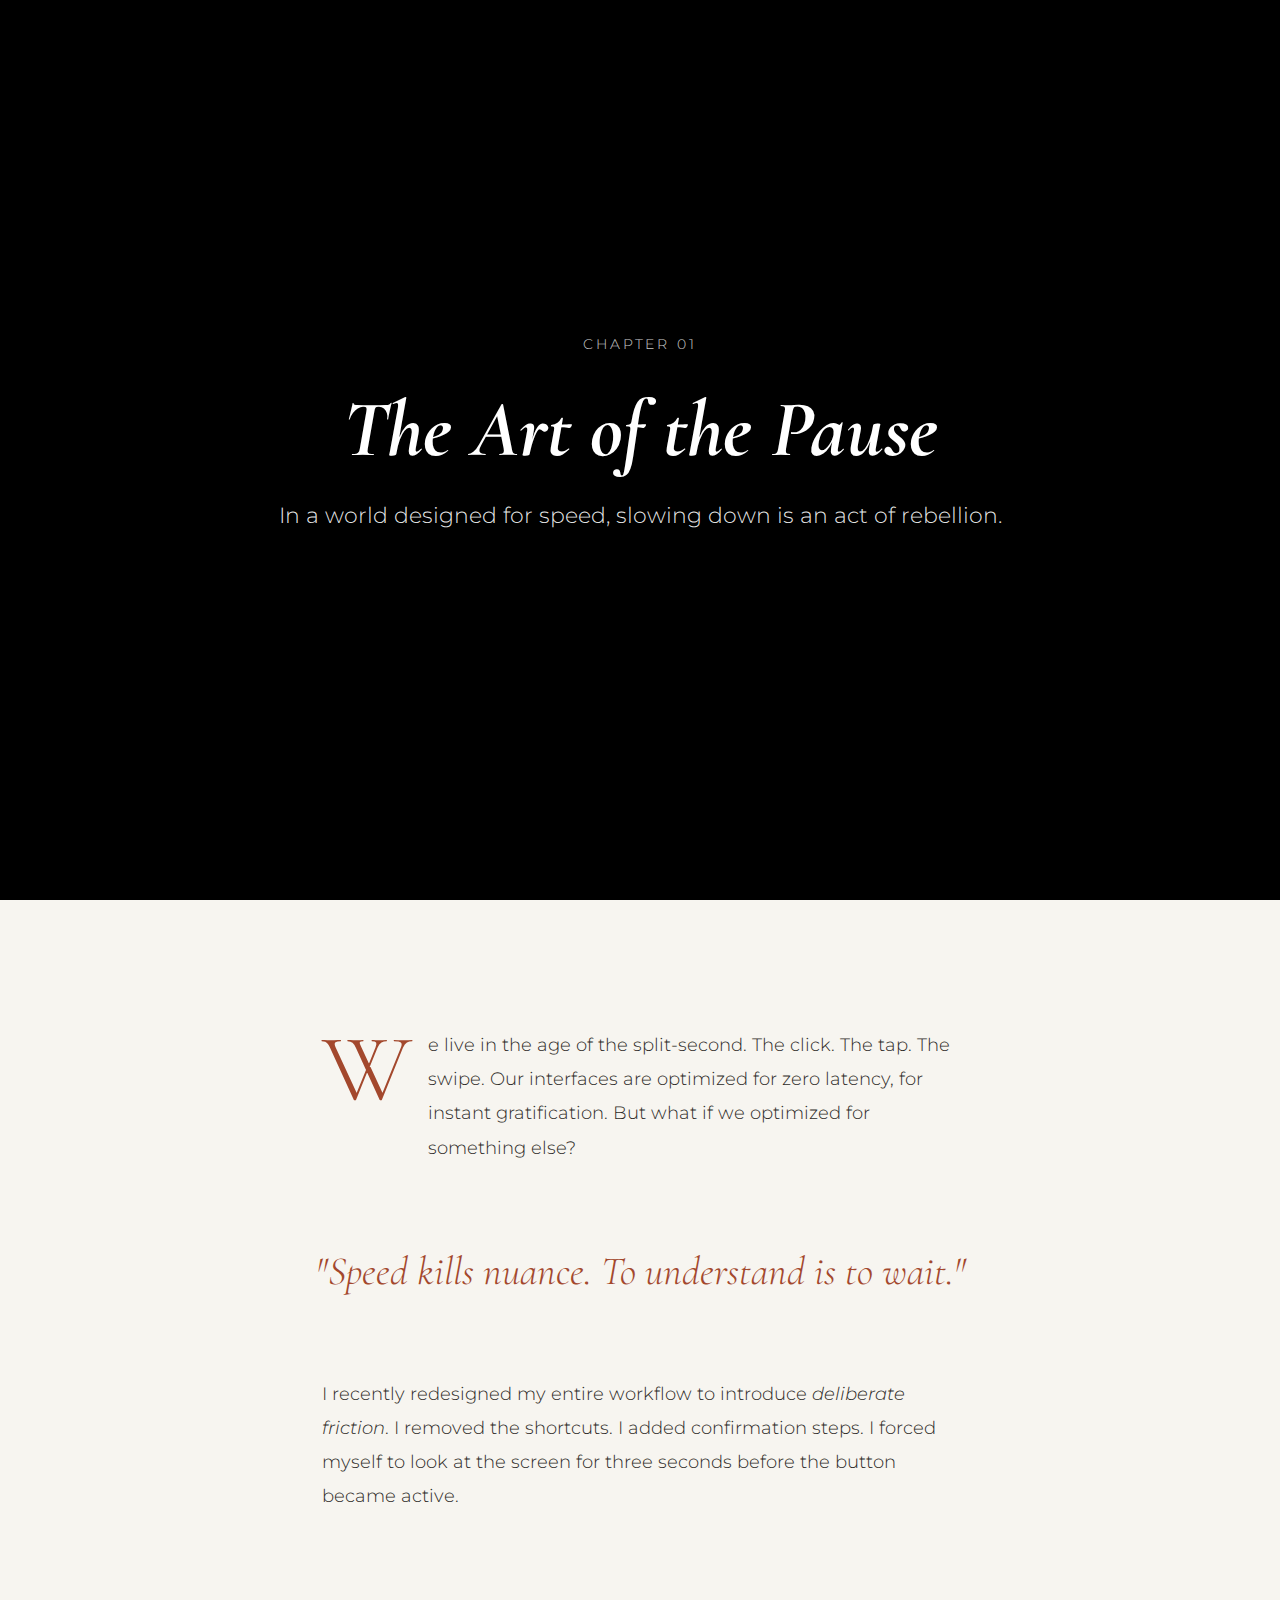
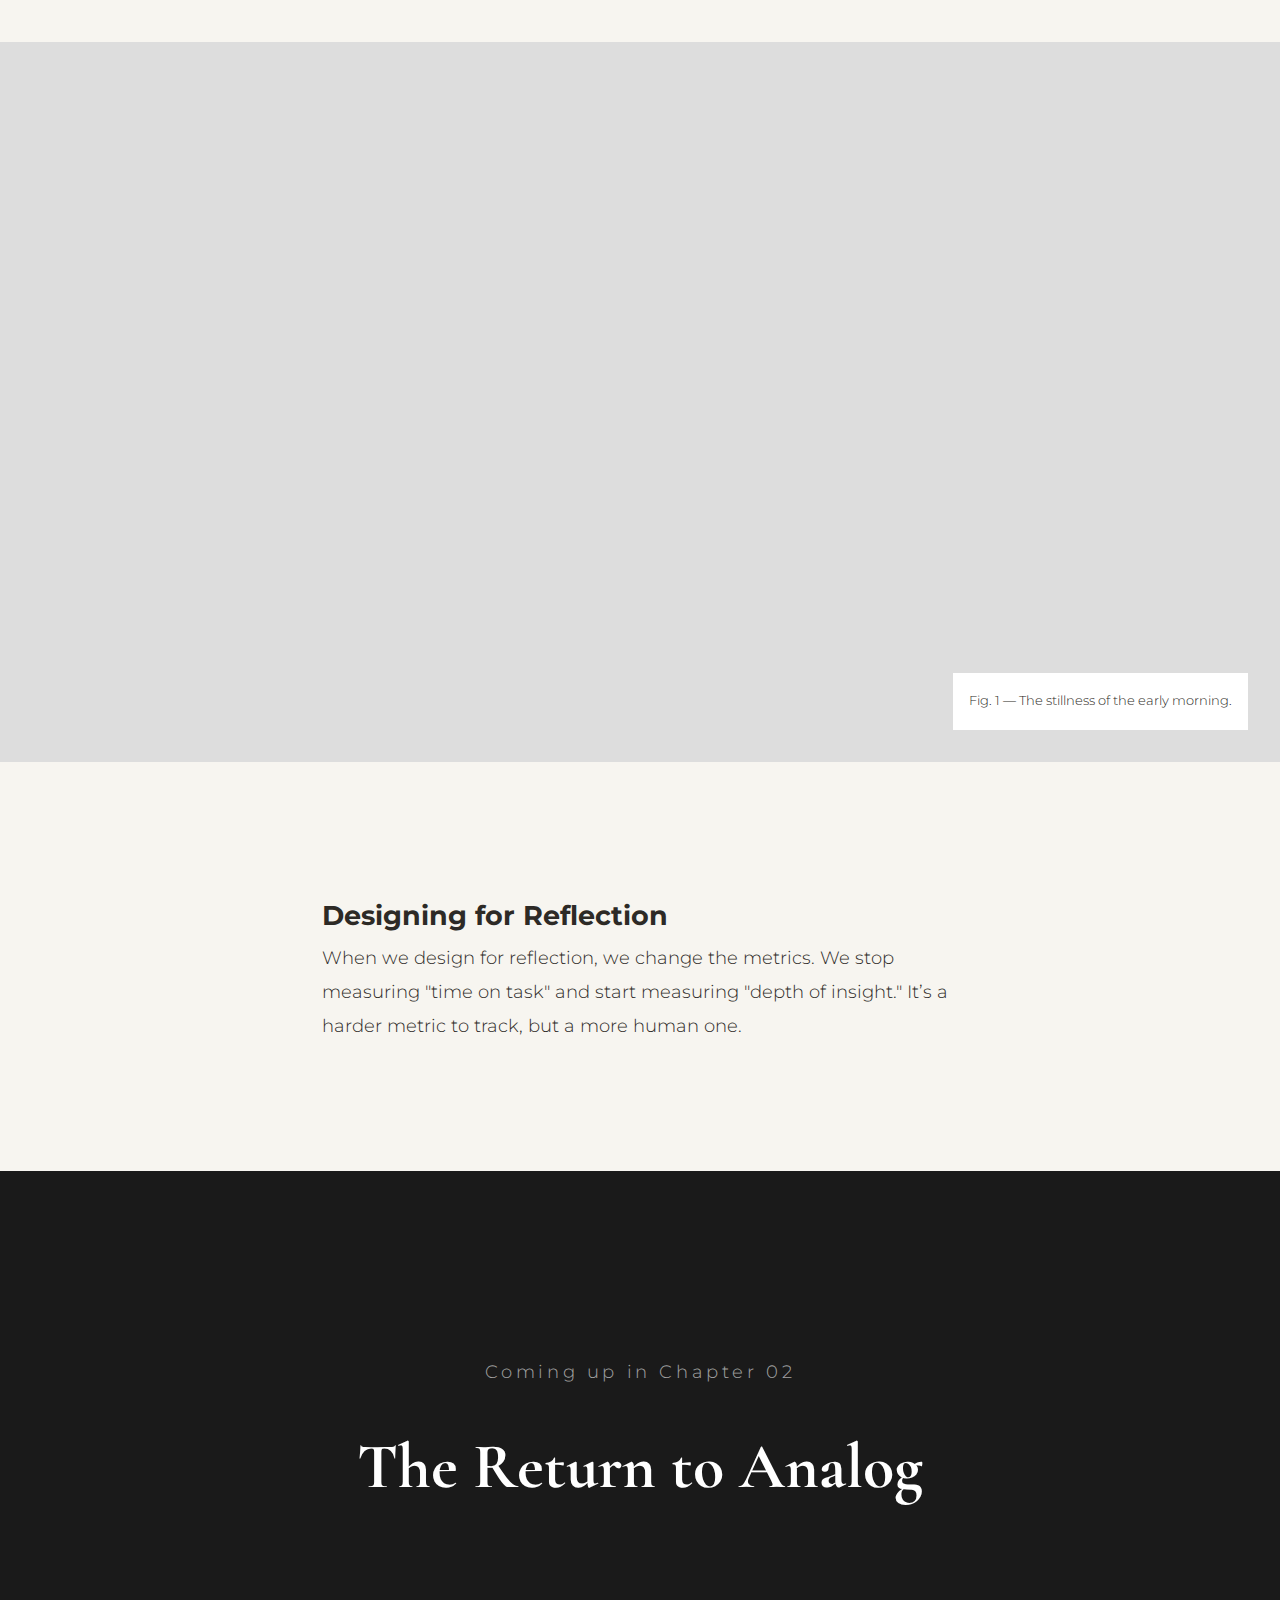
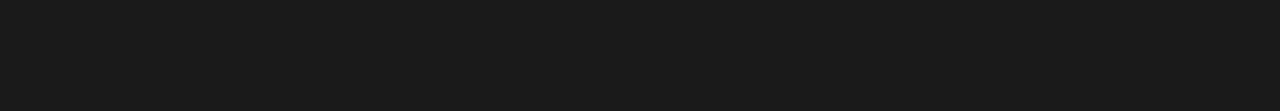
<file: blog-variations/variation-06-storyteller/index.html>
<!DOCTYPE html>
<html lang="en">

<head>
    <meta charset="UTF-8">
    <meta name="viewport" content="width=device-width, initial-scale=1.0">
    <title>The Storyteller - Immersive</title>
    <link rel="stylesheet" href="../shared/reset.css">
    <link rel="stylesheet" href="style.css">
    <link rel="preconnect" href="https://fonts.googleapis.com">
    <link rel="preconnect" href="https://fonts.gstatic.com" crossorigin>
    <link
        href="https://fonts.googleapis.com/css2?family=Cormorant+Garamond:wght@300;400;600&family=Montserrat:wght@300;500&display=swap"
        rel="stylesheet">
</head>

<body>
    <div class="progress-bar"></div>

    <header class="cover-section">
        <div class="cover-content">
            <span class="chapter-label">Chapter 01</span>
            <h1>The Art of the Pause</h1>
            <p class="intro">In a world designed for speed, slowing down is an act of rebellion.</p>
        </div>
        <div class="cover-overlay"></div>
    </header>

    <main>
        <div class="content-wrapper">
            <p class="drop-cap">W</p>
            <p>e live in the age of the split-second. The click. The tap. The swipe. Our interfaces are optimized for
                zero latency, for instant gratification. But what if we optimized for something else?</p>

            <div class="quote-block">
                "Speed kills nuance. To understand is to wait."
            </div>

            <p>I recently redesigned my entire workflow to introduce <em>deliberate friction</em>. I removed the
                shortcuts. I added confirmation steps. I forced myself to look at the screen for three seconds before
                the button became active.</p>
        </div>

        <div class="full-bleed-image">
            <div class="parallax-bg" style="background-image: url('images/storyteller_morning.png');"></div>
            <span class="caption">Fig. 1 — The stillness of the early morning.</span>
        </div>

        <div class="content-wrapper">
            <h2>Designing for Reflection</h2>
            <p>When we design for reflection, we change the metrics. We stop measuring "time on task" and start
                measuring "depth of insight." It’s a harder metric to track, but a more human one.</p>
        </div>

        <section class="next-chapter-preview">
            <p>Coming up in Chapter 02</p>
            <h2>The Return to Analog</h2>
        </section>
    </main>
</body>

</html>
</file>
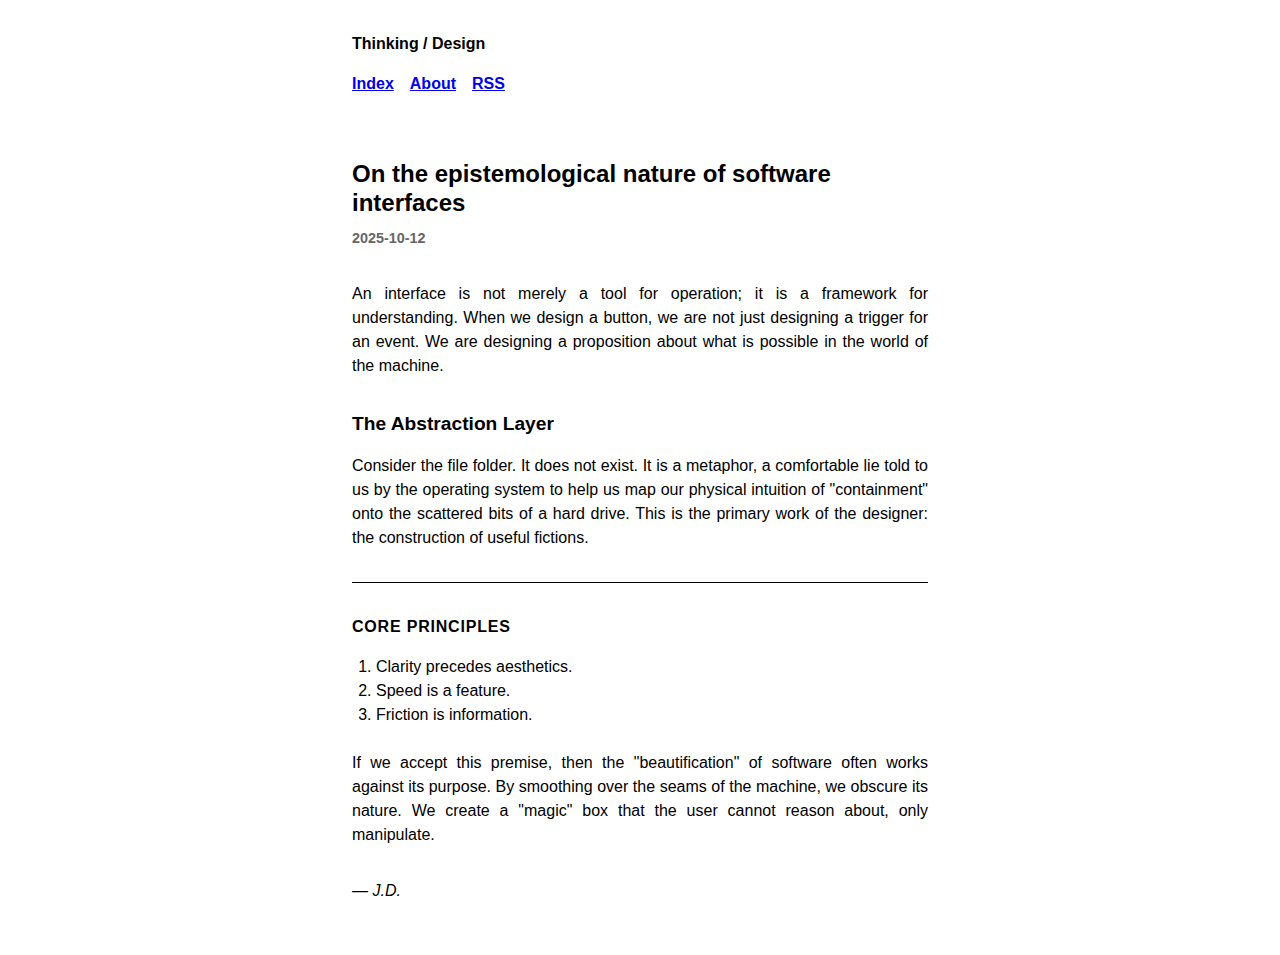
<file: blog-variations/variation-07-purist/index.html>
<!DOCTYPE html>
<html lang="en">

<head>
    <meta charset="UTF-8">
    <meta name="viewport" content="width=device-width, initial-scale=1.0">
    <title>The Purist - Text Only</title>
    <link rel="stylesheet" href="../shared/reset.css">
    <link rel="stylesheet" href="style.css">
    <!-- No external fonts. System fonts only. -->
</head>

<body>
    <div class="measure">
        <header>
            <div class="logo">Thinking / Design</div>
            <nav>
                <ul>
                    <li><a href="#">Index</a></li>
                    <li><a href="#">About</a></li>
                    <li><a href="#">RSS</a></li>
                </ul>
            </nav>
        </header>

        <main>
            <article>
                <header class="article-header">
                    <h1>On the epistemological nature of software interfaces</h1>
                    <time>2025-10-12</time>
                </header>

                <p>An interface is not merely a tool for operation; it is a framework for understanding. When we design
                    a button, we are not just designing a trigger for an event. We are designing a proposition about
                    what is possible in the world of the machine.</p>

                <h2>The Abstraction Layer</h2>
                <p>Consider the file folder. It does not exist. It is a metaphor, a comfortable lie told to us by the
                    operating system to help us map our physical intuition of "containment" onto the scattered bits of a
                    hard drive. This is the primary work of the designer: the construction of useful fictions.</p>

                <hr>

                <h3>Core Principles</h3>
                <ol>
                    <li>Clarity precedes aesthetics.</li>
                    <li>Speed is a feature.</li>
                    <li>Friction is information.</li>
                </ol>

                <p>If we accept this premise, then the "beautification" of software often works against its purpose. By
                    smoothing over the seams of the machine, we obscure its nature. We create a "magic" box that the
                    user cannot reason about, only manipulate.</p>

                <footer>
                    <p>— J.D.</p>
                </footer>
            </article>
        </main>
    </div>
</body>

</html>
</file>
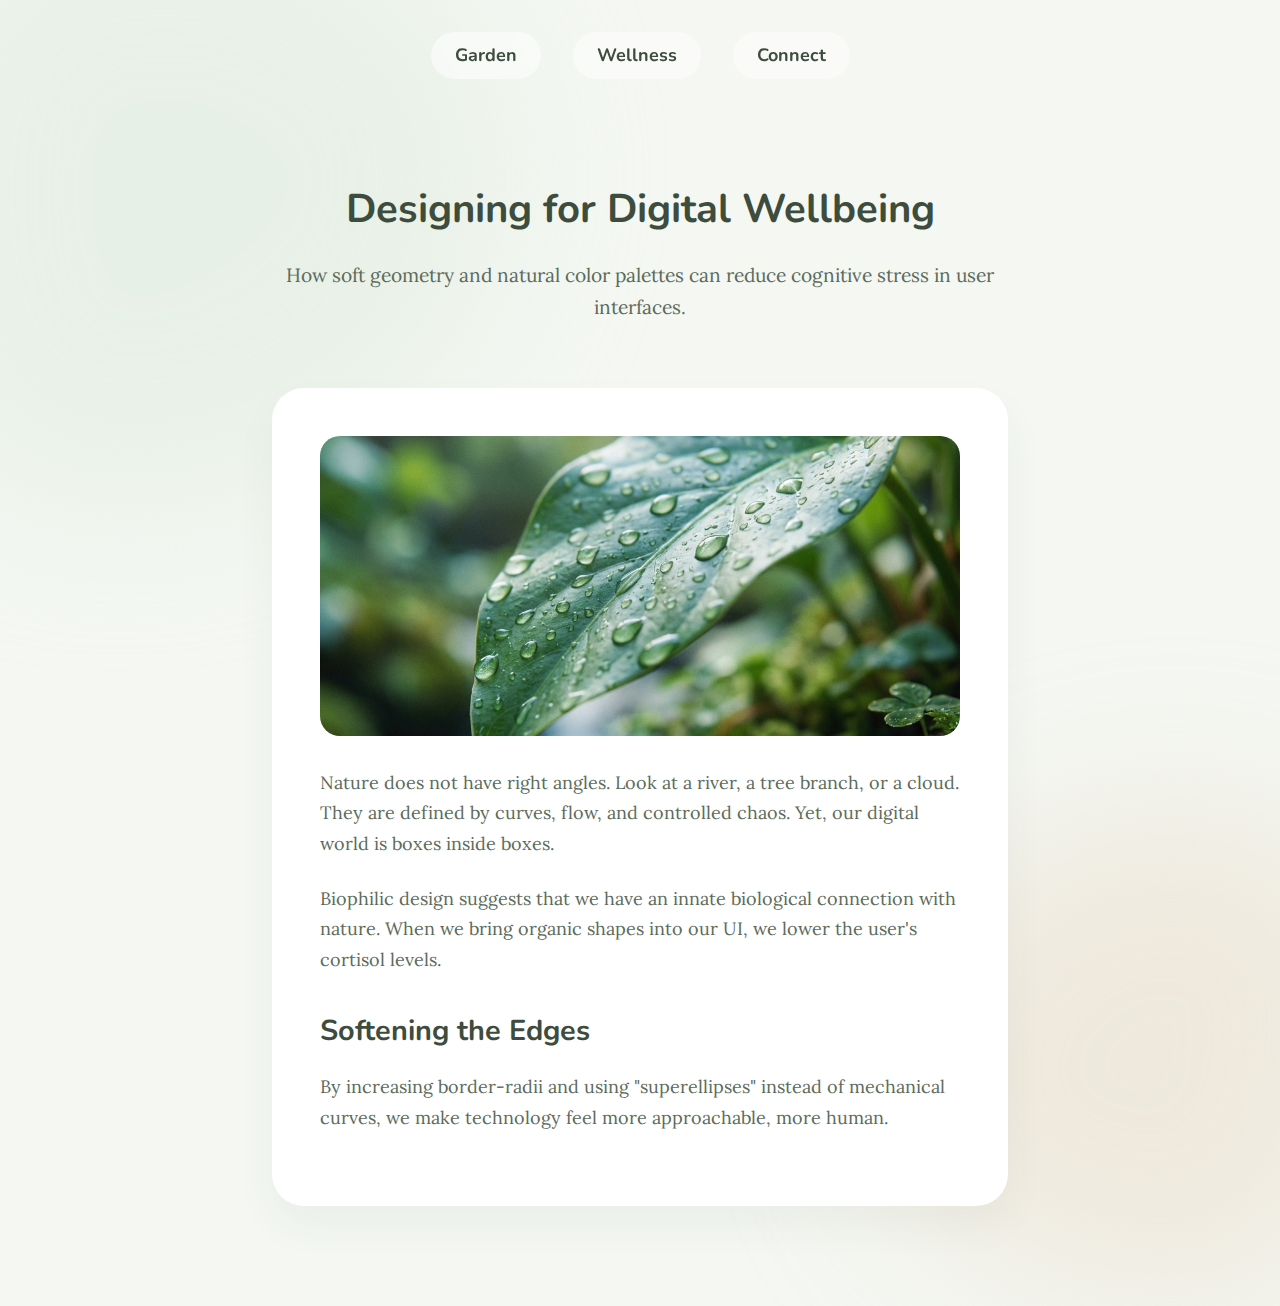
<file: blog-variations/variation-08-organism/index.html>
<!DOCTYPE html>
<html lang="en">

<head>
    <meta charset="UTF-8">
    <meta name="viewport" content="width=device-width, initial-scale=1.0">
    <title>The Organism - Biophilic Design</title>
    <link rel="stylesheet" href="../shared/reset.css">
    <link rel="stylesheet" href="style.css">
    <link rel="preconnect" href="https://fonts.googleapis.com">
    <link rel="preconnect" href="https://fonts.gstatic.com" crossorigin>
    <link
        href="https://fonts.googleapis.com/css2?family=Nunito:wght@400;600;700&family=Lora:ital,wght@0,400;1,400&display=swap"
        rel="stylesheet">
</head>

<body>
    <div class="bg-shape-1"></div>
    <div class="bg-shape-2"></div>

    <nav class="floating-nav">
        <a href="#" class="nav-item">Garden</a>
        <a href="#" class="nav-item">Wellness</a>
        <a href="#" class="nav-item">Connect</a>
    </nav>

    <main class="container">
        <header class="header">
            <h1>Designing for Digital Wellbeing</h1>
            <p class="subtitle">How soft geometry and natural color palettes can reduce cognitive stress in user
                interfaces.</p>
        </header>

        <div class="card">
            <div class="card-img"
                style="background-image: url('images/nature.jpg'); background-size: cover; background-position: center;">
            </div>
            <article class="content">
                <p>Nature does not have right angles. Look at a river, a tree branch, or a cloud. They are defined by
                    curves, flow, and controlled chaos. Yet, our digital world is boxes inside boxes.</p>
                <p>Biophilic design suggests that we have an innate biological connection with nature. When we bring
                    organic shapes into our UI, we lower the user's cortisol levels.</p>
                <h2>Softening the Edges</h2>
                <p>By increasing border-radii and using "superellipses" instead of mechanical curves, we make technology
                    feel more approachable, more human.</p>
            </article>
        </div>
    </main>
</body>

</html>
</file>
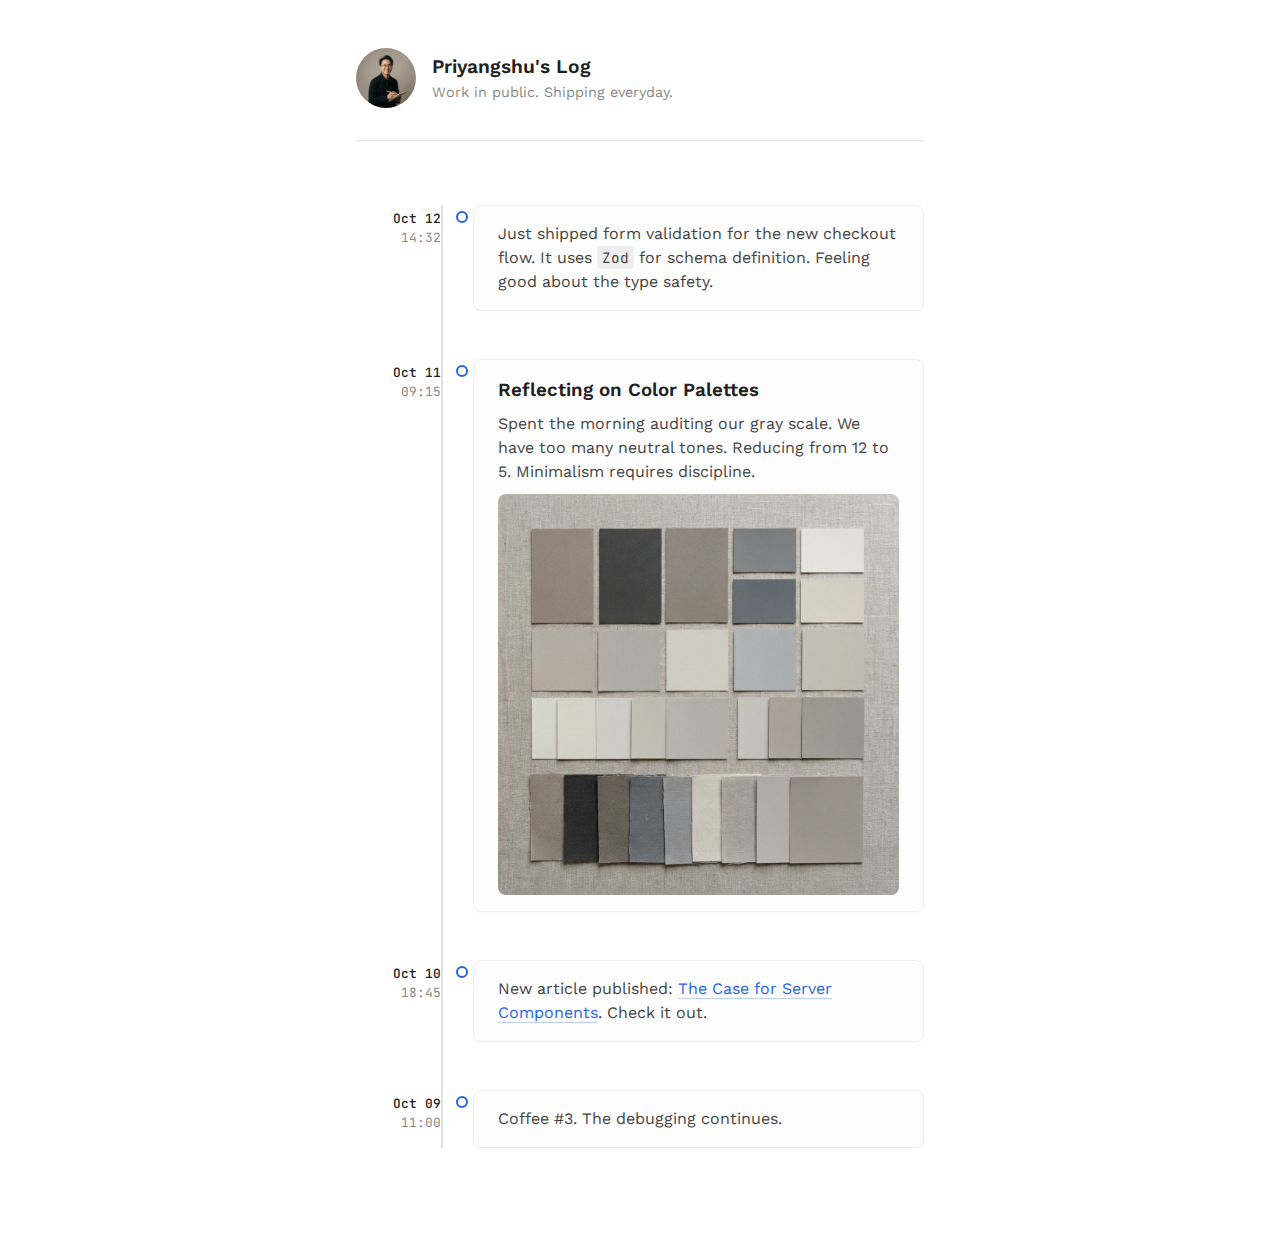
<file: blog-variations/variation-09-stream/index.html>
<!DOCTYPE html>
<html lang="en">

<head>
    <meta charset="UTF-8">
    <meta name="viewport" content="width=device-width, initial-scale=1.0">
    <title>The Stream - Chronological Log</title>
    <link rel="stylesheet" href="../shared/reset.css">
    <link rel="stylesheet" href="style.css">
    <link rel="preconnect" href="https://fonts.googleapis.com">
    <link rel="preconnect" href="https://fonts.gstatic.com" crossorigin>
    <link
        href="https://fonts.googleapis.com/css2?family=JetBrains+Mono:wght@400;500&family=Work+Sans:wght@400;600&display=swap"
        rel="stylesheet">
</head>

<body>
    <div class="stream-container">
        <header class="bio-header">
            <img src="../shared/avatar.jpg" alt="Priyangshu" class="avatar">
            <div>
                <h1>Priyangshu's Log</h1>
                <p>Work in public. Shipping everyday.</p>
            </div>
        </header>

        <div class="timeline">
            <!-- Entry 1 -->
            <div class="entry">
                <div class="timestamp">
                    <span class="date">Oct 12</span>
                    <span class="time">14:32</span>
                </div>
                <div class="marker"></div>
                <div class="content">
                    <p>Just shipped form validation for the new checkout flow. It uses <code>Zod</code> for schema
                        definition. Feeling good about the type safety.</p>
                </div>
            </div>

            <!-- Entry 2 -->
            <div class="entry">
                <div class="timestamp">
                    <span class="date">Oct 11</span>
                    <span class="time">09:15</span>
                </div>
                <div class="marker"></div>
                <div class="content">
                    <h3>Reflecting on Color Palettes</h3>
                    <p>Spent the morning auditing our gray scale. We have too many neutral tones. Reducing from 12 to 5.
                        Minimalism requires discipline.</p>
                    <img src="images/palette.jpg" alt="Color Palette" class="image-preview"
                        style="width: 100%; border-radius: 8px; margin-top: 10px; height: auto;">
                </div>
            </div>

            <!-- Entry 3 -->
            <div class="entry">
                <div class="timestamp">
                    <span class="date">Oct 10</span>
                    <span class="time">18:45</span>
                </div>
                <div class="marker"></div>
                <div class="content">
                    <p>New article published: <a href="#">The Case for Server Components</a>. Check it out.</p>
                </div>
            </div>

            <!-- Entry 4 -->
            <div class="entry">
                <div class="timestamp">
                    <span class="date">Oct 09</span>
                    <span class="time">11:00</span>
                </div>
                <div class="marker"></div>
                <div class="content">
                    <p>Coffee #3. The debugging continues.</p>
                </div>
            </div>
        </div>
    </div>
</body>

</html>
</file>
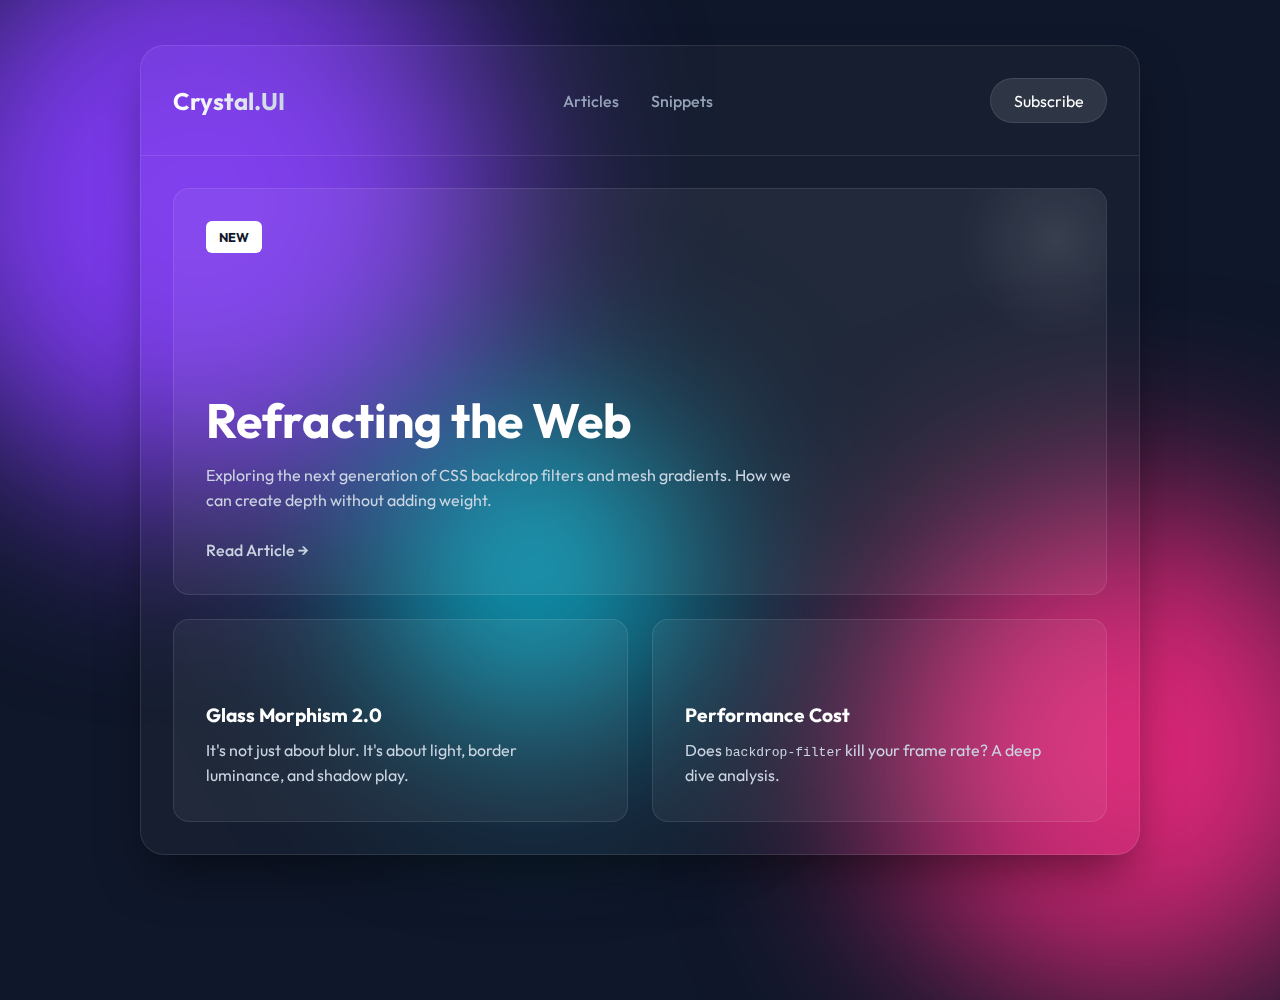
<file: blog-variations/variation-10-glass/index.html>
<!DOCTYPE html>
<html lang="en">

<head>
    <meta charset="UTF-8">
    <meta name="viewport" content="width=device-width, initial-scale=1.0">
    <title>The Glass - Modern UI</title>
    <link rel="stylesheet" href="../shared/reset.css">
    <link rel="stylesheet" href="style.css">
    <link rel="preconnect" href="https://fonts.googleapis.com">
    <link rel="preconnect" href="https://fonts.gstatic.com" crossorigin>
    <link href="https://fonts.googleapis.com/css2?family=Outfit:wght@300;500;700&display=swap" rel="stylesheet">
</head>

<body>
    <div class="gradient-orb orb-1"></div>
    <div class="gradient-orb orb-2"></div>
    <div class="gradient-orb orb-3"></div>

    <div class="glass-container">
        <nav class="glass-nav">
            <span class="logo">Crystal.UI</span>
            <div class="links">
                <a href="#">Articles</a>
                <a href="#">Snippets</a>
            </div>
            <button class="glass-btn">Subscribe</button>
        </nav>

        <main class="content-grid">
            <article class="glass-card featured">
                <div class="card-glow"></div>
                <span class="tag">New</span>
                <h1>Refracting the Web</h1>
                <p>Exploring the next generation of CSS backdrop filters and mesh gradients. How we can create depth
                    without adding weight.</p>
                <a href="#" class="read-more">Read Article →</a>
            </article>

            <article class="glass-card">
                <h2>Glass Morphism 2.0</h2>
                <p>It's not just about blur. It's about light, border luminance, and shadow play.</p>
            </article>

            <article class="glass-card">
                <h2>Performance Cost</h2>
                <p>Does <code>backdrop-filter</code> kill your frame rate? A deep dive analysis.</p>
            </article>
        </main>
    </div>
</body>

</html>
</file>
<file: blog-variations/variation-01-essentialist/style.css>
:root {
    --bg-color: #faf9f6;
    /* Off-white, paper-like */
    --text-primary: #1a1a1a;
    --text-secondary: #555555;
    --accent: #2c2c2c;
    --font-serif: 'Merriweather', serif;
    --font-sans: 'Inter', sans-serif;
    --max-width: 680px;
    /* Optimal reading width */
}

body {
    background-color: var(--bg-color);
    color: var(--text-primary);
    font-family: var(--font-serif);
    line-height: 1.8;
    font-size: 19px;
    /* Large, comfortable base size */
    -webkit-font-smoothing: antialiased;
}

.container {
    max-width: 1000px;
    /* Wider container for header, but content is narrower */
    margin: 0 auto;
    padding: 2rem;
}

/* Header */
.site-header {
    display: flex;
    justify-content: space-between;
    align-items: center;
    padding: 4rem 0;
    margin-bottom: 2rem;
    border-bottom: 1px solid rgba(0, 0, 0, 0.05);
}

.logo {
    font-family: var(--font-sans);
    font-weight: 700;
    font-size: 1.2rem;
    text-decoration: none;
    color: var(--text-primary);
    letter-spacing: -0.02em;
}

nav a {
    font-family: var(--font-sans);
    font-size: 0.9rem;
    text-decoration: none;
    color: var(--text-secondary);
    margin-left: 2rem;
    transition: color 0.2s;
}

nav a:hover,
nav a.active {
    color: var(--text-primary);
}

/* Post Typography */
.post {
    max-width: var(--max-width);
    margin: 0 auto;
}

.post-header {
    margin-bottom: 3rem;
    text-align: center;
}

.meta {
    font-family: var(--font-sans);
    font-size: 0.85rem;
    color: var(--text-secondary);
    text-transform: uppercase;
    letter-spacing: 0.05em;
    margin-bottom: 1.5rem;
}

.divider {
    margin: 0 0.5rem;
    color: #ccc;
}

h1 {
    font-size: 3rem;
    font-weight: 300;
    line-height: 1.2;
    margin-bottom: 1.5rem;
    letter-spacing: -0.02em;
}

.subtitle {
    font-family: var(--font-sans);
    font-size: 1.25rem;
    color: var(--text-secondary);
    font-weight: 400;
    line-height: 1.5;
}

/* Content */
.post-content h2 {
    font-family: var(--font-sans);
    font-size: 1.8rem;
    font-weight: 600;
    margin-top: 3rem;
    margin-bottom: 1rem;
    letter-spacing: -0.01em;
}

.post-content h3 {
    font-family: var(--font-sans);
    font-size: 1.4rem;
    font-weight: 500;
    margin-top: 2.5rem;
    margin-bottom: 1rem;
}

.post-content p {
    margin-bottom: 1.5rem;
}

blockquote {
    border-left: 2px solid var(--text-primary);
    padding-left: 2rem;
    margin: 2.5rem 0;
    font-style: italic;
    font-size: 1.4rem;
    color: var(--text-secondary);
    line-height: 1.6;
}

figure {
    margin: 3rem 0;
    width: 100%;
    /* Can break out of text column if desired, but keeping contained for simplicity */
}

figcaption {
    font-family: var(--font-sans);
    font-size: 0.85rem;
    color: var(--text-secondary);
    text-align: center;
    margin-top: 1rem;
}

/* Footer */
.post-footer {
    margin-top: 5rem;
    padding-top: 2rem;
    border-top: 1px solid rgba(0, 0, 0, 0.1);
}

.author-block {
    display: flex;
    align-items: center;
    gap: 1.5rem;
}

.avatar {
    width: 60px;
    height: 60px;
    border-radius: 50%;
    background-color: #ddd;
    /* Placeholder */
}

.bio {
    font-family: var(--font-sans);
    font-size: 0.95rem;
    color: var(--text-secondary);
    max-width: 400px;
}
</file>
<file: blog-variations/variation-02-impact/style.css>
:root {
    --bg-color: #000000;
    --text-color: #ffffff;
    --accent: #ff3c00;
    /* International Orange */
    --font-head: 'Oswald', sans-serif;
    --font-body: 'Public Sans', sans-serif;
}

body {
    background-color: var(--bg-color);
    color: var(--text-color);
    font-family: var(--font-body);
    font-size: 21px;
    line-height: 1.6;
}

/* Nav */
.sticky-nav {
    position: fixed;
    top: 0;
    left: 0;
    width: 100%;
    padding: 2rem;
    display: flex;
    justify-content: space-between;
    align-items: center;
    mix-blend-mode: difference;
    z-index: 100;
}

.logo {
    font-family: var(--font-head);
    font-weight: 700;
    font-size: 1.5rem;
    letter-spacing: 0.1em;
}

.menu-icon span {
    display: block;
    width: 30px;
    height: 2px;
    background: white;
    margin-bottom: 6px;
}

/* Header */
.hero-header {
    padding: 8rem 2rem 2rem;
    max-width: 1400px;
    margin: 0 auto;
}

.headline {
    font-family: var(--font-head);
    font-size: clamp(4rem, 15vw, 12rem);
    line-height: 0.85;
    text-transform: uppercase;
    font-weight: 700;
    letter-spacing: -0.02em;
    color: var(--text-color);
}

/* Intro */
.intro-statement {
    padding: 2rem;
    max-width: 1400px;
    margin: 0 auto;
    display: grid;
    grid-template-columns: 1fr 1fr;
    gap: 2rem;
    align-items: end;
    border-bottom: 2px solid white;
    padding-bottom: 4rem;
}

.lead {
    font-size: 1.5rem;
    font-weight: 300;
    max-width: 600px;
}

.meta-data {
    font-family: var(--font-head);
    text-align: right;
    font-size: 1.2rem;
    font-weight: 500;
    display: flex;
    justify-content: flex-end;
    align-items: center;
    gap: 1rem;
}

.dot {
    width: 8px;
    height: 8px;
    background: var(--accent);
    border-radius: 50%;
}

@media (max-width: 768px) {
    .intro-statement {
        grid-template-columns: 1fr;
    }

    .meta-data {
        justify-content: flex-start;
    }
}

/* Hero Image */
.hero-image-container {
    width: 100%;
    height: 80vh;
    overflow: hidden;
    margin-bottom: 6rem;
}

/* Main Content */
.content-wrapper {
    max-width: 800px;
    /* Narrower than header for reading */
    margin: 0 auto;
    padding: 0 2rem;
}

.section-title {
    font-family: var(--font-head);
    font-size: 3rem;
    text-transform: uppercase;
    margin-top: 4rem;
    margin-bottom: 2rem;
    border-left: 10px solid var(--accent);
    padding-left: 1rem;
    line-height: 1;
}

p {
    margin-bottom: 2rem;
}

.pull-quote {
    font-family: var(--font-head);
    font-size: clamp(2rem, 5vw, 4rem);
    line-height: 1;
    color: var(--accent);
    margin: 4rem -2rem;
    text-align: center;
    font-weight: 700;
}

/* Next Link */
.next-article {
    margin-top: 8rem;
    padding-top: 4rem;
    border-top: 1px solid #333;
    margin-bottom: 4rem;
}

.label {
    display: block;
    font-family: var(--font-head);
    font-size: 1rem;
    color: #888;
    margin-bottom: 1rem;
}

.next-title {
    font-family: var(--font-head);
    font-size: clamp(2rem, 6vw, 5rem);
    line-height: 1;
    color: white;
    text-decoration: none;
    text-transform: uppercase;
    transition: color 0.2s;
}

.next-title:hover {
    color: var(--accent);
    -webkit-text-stroke: 1px white;
}
</file>
<file: blog-variations/variation-03-grid/style.css>
:root {
    --bg-color: #f3f4f6;
    --card-bg: #ffffff;
    --text-primary: #111827;
    --text-secondary: #6b7280;
    --accent: #6366f1;
    --font-main: 'DM Sans', sans-serif;
    --gap: 1.5rem;
    --radius: 16px;
}

body {
    background-color: var(--bg-color);
    color: var(--text-primary);
    font-family: var(--font-main);
    display: flex;
    min-height: 100vh;
}

/* Sidebar */
.sidebar {
    width: 260px;
    padding: 2.5rem;
    background: white;
    border-right: 1px solid #e5e7eb;
    display: flex;
    flex-direction: column;
    position: fixed;
    height: 100vh;
}

.logo {
    font-size: 1.5rem;
    font-weight: 700;
    margin-bottom: 3rem;
    letter-spacing: -0.03em;
}

.logo span {
    color: var(--accent);
}

.sidebar nav {
    display: flex;
    flex-direction: column;
    gap: 1rem;
}

.sidebar nav a {
    text-decoration: none;
    color: var(--text-secondary);
    font-weight: 500;
    padding: 0.5rem 0;
    transition: 0.2s;
}

.sidebar nav a.active,
.sidebar nav a:hover {
    color: var(--text-primary);
    transform: translateX(5px);
}

.newsletter-mini {
    margin-top: auto;
    background: #f9fafb;
    padding: 1.5rem;
    border-radius: 12px;
}

.newsletter-mini input {
    width: 100%;
    margin-top: 0.5rem;
    padding: 0.5rem;
    border: 1px solid #e5e7eb;
    border-radius: 6px;
}

/* Main Content */
.main-content {
    flex: 1;
    margin-left: 260px;
    /* Offset sidebar */
    padding: 2.5rem;
    max-width: 1400px;
}

.top-bar {
    display: flex;
    justify-content: space-between;
    align-items: center;
    margin-bottom: 2.5rem;
}

.top-bar h2 {
    font-size: 1.8rem;
    font-weight: 700;
    letter-spacing: -0.02em;
}

.filter-pills {
    display: flex;
    gap: 0.5rem;
}

.pill {
    padding: 0.5rem 1rem;
    background: white;
    border-radius: 99px;
    font-size: 0.9rem;
    font-weight: 500;
    color: var(--text-secondary);
    cursor: pointer;
    border: 1px solid transparent;
    transition: 0.2s;
}

.pill:hover,
.pill.active {
    background: var(--text-primary);
    color: white;
}

/* Bento Grid */
.bento-grid {
    display: grid;
    grid-template-columns: repeat(4, 1fr);
    grid-auto-rows: 240px;
    /* Base row height */
    gap: var(--gap);
}

.card {
    background: var(--card-bg);
    border-radius: var(--radius);
    padding: 1.5rem;
    display: flex;
    flex-direction: column;
    justify-content: space-between;
    transition: transform 0.2s, box-shadow 0.2s;
    cursor: pointer;
}

.card:hover {
    transform: translateY(-4px);
    box-shadow: 0 10px 30px -10px rgba(0, 0, 0, 0.1);
}

.card-content {
    display: flex;
    flex-direction: column;
    gap: 0.5rem;
}

.category {
    font-size: 0.75rem;
    font-weight: 700;
    text-transform: uppercase;
    color: var(--accent);
    letter-spacing: 0.05em;
}

.card h3 {
    font-size: 1.4rem;
    font-weight: 700;
    line-height: 1.2;
    letter-spacing: -0.02em;
}

.card p {
    font-size: 0.95rem;
    color: var(--text-secondary);
    line-height: 1.4;
}

/* Grid Spanning helpers */
.card-large {
    grid-column: span 2;
    grid-row: span 2;
    position: relative;
    overflow: hidden;
}

.card-tall {
    grid-row: span 2;
}

.card-wide {
    grid-column: span 2;
}

.card-image {
    width: 100%;
    height: 150px;
    border-radius: 8px;
    margin-bottom: 1rem;
}

.card-large .card-image {
    height: 60%;
    margin-bottom: auto;
}

@media (max-width: 1100px) {
    .bento-grid {
        grid-template-columns: repeat(2, 1fr);
    }
}

@media (max-width: 768px) {
    .sidebar {
        display: none;
    }

    .main-content {
        margin-left: 0;
        padding: 1.5rem;
    }

    .bento-grid {
        grid-template-columns: 1fr;
    }

    .card-large,
    .card-wide,
    .card-tall {
        grid-column: span 1;
        grid-row: span 1;
    }
}
</file>
<file: blog-variations/variation-04-coder/style.css>
:root {
    --bg-color: #1e1e1e;
    --line-num-bg: #252526;
    --text-color: #d4d4d4;
    --comment: #6a9955;
    --keyword: #569cd6;
    --string: #ce9178;
    --tag: #4ec9b0;
    --prop: #9cdcfe;
    --val: #b5cea8;
    --class: #d7ba7d;
    --var: #4fc1ff;
    --font-code: 'Fira Code', monospace;
}

body {
    background-color: var(--bg-color);
    color: var(--text-color);
    font-family: var(--font-code);
    font-size: 16px;
    line-height: 1.6;
    overflow-x: hidden;
}

.layout {
    display: flex;
    min-height: 100vh;
}

.line-numbers {
    background: var(--line-num-bg);
    color: #858585;
    text-align: right;
    padding: 2rem 1rem;
    display: flex;
    flex-direction: column;
    gap: 0;
    /* Let line-height handle it or match text exactly */
    user-select: none;
    font-size: 16px;
    line-height: 1.6;
    /* Must match body line-height exactly depending on how content flows */
    /* Note: In a real implementation, JS syncs line numbers. Here we just show the aesthetic column. */
    width: 60px;
    border-right: 1px solid #333;
}

.line-numbers span {
    display: block;
    height: 1.6em;
    /* Hacking safe alignment for demo */
}

/* Code Editor Area */
.code-editor {
    flex: 1;
    padding: 2rem;
    position: relative;
}

.file-header {
    margin-bottom: 2rem;
    color: var(--comment);
}

.comment {
    color: var(--comment);
    display: block;
    font-style: italic;
}

h1 {
    font-weight: 600;
    font-size: 1.5rem;
    margin: 1rem 0;
}

h2 {
    font-weight: 400;
    font-size: 1.2rem;
    margin: 1.5rem 0 0.5rem 0;
}

.indent {
    margin-left: 2rem;
    border-left: 1px solid #333;
    padding-left: 1rem;
}

p {
    margin-bottom: 1rem;
    max-width: 700px;
}

/* Syntax Colors */
.keyword {
    color: var(--keyword);
}

.string {
    color: var(--string);
}

.tag {
    color: var(--tag);
}

.prop {
    color: var(--prop);
}

.val {
    color: var(--val);
}

.class {
    color: var(--class);
}

.var {
    color: var(--var);
}

/* Prop list styling */
.prop-list {
    margin-left: 1rem;
    margin-bottom: 1rem;
}

/* Terminal Component inside the blog */
.terminal-block {
    background: #000;
    border: 1px solid #333;
    border-radius: 6px;
    padding: 1rem;
    margin: 2rem 0;
    width: 100%;
    max-width: 500px;
    font-size: 0.9rem;
}

.term-header {
    display: flex;
    gap: 6px;
    margin-bottom: 1rem;
}

.dot {
    width: 10px;
    height: 10px;
    border-radius: 50%;
}

.red {
    background: #ff5f56;
}

.yellow {
    background: #ffbd2e;
}

.green {
    background: #27c93f;
}

.success {
    color: var(--val);
}

/* Blinking Cursor */
.cursor {
    display: inline-block;
    width: 10px;
    height: 1.2em;
    background: var(--text-color);
    animation: blink 1s step-end infinite;
    vertical-align: middle;
    margin-left: 5px;
}

@keyframes blink {

    0%,
    100% {
        opacity: 1;
    }

    50% {
        opacity: 0;
    }
}
</file>
<file: blog-variations/variation-05-brutalist/style.css>
:root {
    --bg: #fff;
    --border: #000;
    --primary: #0000ff;
    /* DEFAULT BLUE */
    --accent: #ffff00;
    /* PURE YELLOW */
    --font-stack: 'Times New Roman', Times, serif;
    /* SYSTEM FONTS */
    --font-sans: 'Arial', Helvetica, sans-serif;
}

body {
    background-color: var(--bg);
    color: #000;
    font-family: var(--font-stack);
    font-size: 18px;
    line-height: 1.4;
    padding: 10px;
    /* Small gap around edge */
}

.grid-container {
    display: grid;
    grid-template-columns: 200px 1fr 200px;
    grid-template-rows: auto 1fr auto;
    border: 3px solid var(--border);
    min-height: calc(100vh - 20px);
    background: #000;
    /* For grid lines */
    gap: 3px;
    /* Functions as border width */
}

/* Reset inner items to white */
.header-cell,
.nav-cell,
.content-cell,
.sidebar-cell,
.footer-cell {
    background: #fff;
    padding: 1.5rem;
}

/* Header */
.header-cell {
    grid-column: 1 / -1;
    background: var(--accent);
    display: flex;
    justify-content: space-between;
    align-items: center;
}

.header-cell h1 {
    font-family: var(--font-sans);
    font-weight: 900;
    font-size: 3rem;
    line-height: 0.8;
    letter-spacing: -2px;
}

marquee {
    font-family: 'Courier New', monospace;
    font-weight: bold;
    font-size: 1.5rem;
    background: white;
    border: 2px solid black;
    padding: 5px;
    width: 50%;
}

/* Nav */
.nav-cell {
    display: flex;
    flex-direction: column;
    gap: 1rem;
    font-family: var(--font-sans);
    font-weight: bold;
    text-transform: uppercase;
}

.nav-cell a {
    color: blue;
    text-decoration: underline;
    font-size: 1.2rem;
}

.nav-cell a:hover {
    background: black;
    color: white;
    text-decoration: none;
}

/* Main */
.content-cell {
    position: relative;
}

.date-badge {
    background: black;
    color: white;
    display: inline-block;
    padding: 5px 10px;
    font-family: monospace;
    transform: rotate(-2deg);
    margin-bottom: 1rem;
}

.content-cell h2 {
    font-size: 4rem;
    font-family: var(--font-sans);
    text-transform: uppercase;
    line-height: 0.9;
    margin-bottom: 2rem;
    filter: drop-shadow(4px 4px 0px rgba(0, 0, 0, 0.2));
}

.img-wrapper {
    border: 3px solid blue;
    margin-bottom: 2rem;
    box-shadow: 10px 10px 0px black;
}

.placeholder-glitch {
    height: 300px;
    background: repeating-linear-gradient(45deg,
            #ddd,
            #ddd 10px,
            #ccc 10px,
            #ccc 20px);
    display: flex;
    align-items: center;
    justify-content: center;
    font-family: monospace;
    font-size: 2rem;
    font-weight: bold;
}

.content-cell p {
    font-size: 1.5rem;
    margin-bottom: 1.5rem;
    max-width: 800px;
}

.brutalist-btn {
    background: white;
    border: 3px solid black;
    padding: 1rem 2rem;
    font-size: 1.2rem;
    font-weight: bold;
    cursor: pointer;
    box-shadow: 5px 5px 0px blue;
    transition: 0.1s;
    margin-top: 2rem;
}

.brutalist-btn:active {
    transform: translate(5px, 5px);
    box-shadow: 0px 0px 0px blue;
}

/* Sidebar */
.ad-box {
    border: 2px dashed red;
    padding: 2rem;
    text-align: center;
    color: red;
    font-family: var(--font-sans);
    font-weight: bold;
    transform: rotate(2deg);
    margin-bottom: 2rem;
}

.sidebar-cell ul {
    list-style: square;
    padding-left: 20px;
    font-size: 1.2rem;
}

/* Footer */
.footer-cell {
    grid-column: 1 / -1;
    background: black;
    color: white;
    font-family: monospace;
    text-align: center;
}

@media (max-width: 900px) {
    .grid-container {
        grid-template-columns: 1fr;
    }

    .header-cell {
        flex-direction: column;
        gap: 1rem;
    }

    marquee {
        width: 100%;
    }
}
</file>
<file: blog-variations/variation-06-storyteller/style.css>
:root {
    --bg-color: #f7f5f0;
    --text-primary: #2d2a26;
    --accent: #a3482d;
    /* Terracotta */
    --font-heading: 'Cormorant Garamond', serif;
    --font-body: 'Montserrat', sans-serif;
}

body {
    background-color: var(--bg-color);
    color: var(--text-primary);
    font-family: var(--font-body);
    font-weight: 300;
    line-height: 1.9;
    font-size: 18px;
    overflow-x: hidden;
}

/* Progress Bar */
.progress-bar {
    position: fixed;
    top: 0;
    left: 0;
    width: 0%;
    /* JS would handle this */
    height: 3px;
    background: var(--accent);
    z-index: 100;
}

/* Cover */
.cover-section {
    height: 100vh;
    position: relative;
    display: flex;
    align-items: center;
    justify-content: center;
    text-align: center;
    color: white;
    background: #000;
}

.cover-overlay {
    position: absolute;
    top: 0;
    left: 0;
    width: 100%;
    height: 100%;
    /* Placeholder for big immersive image */
    background: linear-gradient(rgba(0, 0, 0, 0.3), rgba(0, 0, 0, 0.3));
    z-index: 1;
}

.cover-content {
    position: relative;
    z-index: 2;
    padding: 2rem;
    max-width: 800px;
}

.chapter-label {
    display: block;
    font-family: var(--font-body);
    text-transform: uppercase;
    letter-spacing: 0.2em;
    font-size: 0.9rem;
    margin-bottom: 2rem;
    color: rgba(255, 255, 255, 0.8);
}

.cover-content h1 {
    font-family: var(--font-heading);
    font-size: 5rem;
    line-height: 1;
    margin-bottom: 1.5rem;
    font-style: italic;
}

.cover-content .intro {
    font-size: 1.4rem;
    color: rgba(255, 255, 255, 0.9);
}

/* Main */
.content-wrapper {
    max-width: 700px;
    margin: 8rem auto;
    padding: 0 2rem;
}

.drop-cap {
    float: left;
    font-family: var(--font-heading);
    font-size: 6rem;
    line-height: 0.7;
    margin-right: 1rem;
    margin-top: 0.5rem;
    color: var(--accent);
}

p {
    margin-bottom: 2rem;
}

/* Quote */
.quote-block {
    margin: 5rem -4rem;
    /* Breakout */
    text-align: center;
    font-family: var(--font-heading);
    font-size: 2.5rem;
    line-height: 1.3;
    color: var(--accent);
    font-style: italic;
}

/* Full Bleed Image */
.full-bleed-image {
    height: 80vh;
    background: #ddd;
    /* Image placeholder */
    position: relative;
    margin: 6rem 0;
    display: flex;
    align-items: flex-end;
    justify-content: flex-end;
    padding: 2rem;
}

.caption {
    background: white;
    padding: 1rem;
    font-size: 0.8rem;
}

.next-chapter-preview {
    height: 60vh;
    background: #1a1a1a;
    color: white;
    display: flex;
    flex-direction: column;
    align-items: center;
    justify-content: center;
    text-align: center;
}

.next-chapter-preview p {
    font-family: var(--font-body);
    letter-spacing: 0.2em;
    margin-bottom: 1rem;
    color: rgba(255, 255, 255, 0.6);
}

.next-chapter-preview h2 {
    font-family: var(--font-heading);
    font-size: 4rem;
}
</file>
<file: blog-variations/variation-07-purist/style.css>
:root {
    --bg-color: #ffffff;
    --text-color: #000000;
    --link-color: #0000ee;
    /* Default blue, unashamed */
}

body {
    background-color: var(--bg-color);
    color: var(--text-color);
    font-family: "Helvetica Neue", Helvetica, Arial, sans-serif;
    /* The Swiss Standard */
    /* font-family: -apple-system, BlinkMacSystemFont, "Segoe UI", Roboto, Helvetica, Arial, sans-serif, "Apple Color Emoji", "Segoe UI Emoji", "Segoe UI Symbol"; — Alternative: System stack */
    line-height: 1.5;
    font-size: 16px;
    margin: 0;
}

.measure {
    max-width: 38em;
    /* The ideal line length */
    margin: 0 auto;
    padding: 2rem 1rem;
}

header {
    margin-bottom: 4rem;
    font-weight: bold;
}

header nav ul {
    list-style: none;
    padding: 0;
    margin-top: 1rem;
    display: flex;
    gap: 1rem;
}

a {
    color: var(--link-color);
    text-decoration: underline;
}

a:hover {
    background-color: var(--link-color);
    color: white;
    text-decoration: none;
}

.article-header {
    margin-bottom: 2rem;
}

h1 {
    font-size: 1.5rem;
    line-height: 1.2;
    margin-bottom: 0.5rem;
}

time {
    color: #666;
    font-size: 0.9rem;
}

h2 {
    font-size: 1.2rem;
    margin-top: 2rem;
    margin-bottom: 1rem;
}

h3 {
    font-size: 1rem;
    text-transform: uppercase;
    letter-spacing: 0.05em;
    margin-top: 2rem;
    margin-bottom: 1rem;
}

p {
    margin-bottom: 1.2rem;
    text-align: justify;
    /* Academic justification */
}

/* Lists */
ol {
    padding-left: 1.5rem;
    margin-bottom: 1.5rem;
}

/* Horizontal Rule */
hr {
    border: 0;
    border-top: 1px solid #000;
    margin: 2rem 0;
}

/* Footer signoff */
footer {
    margin-top: 2rem;
    font-style: italic;
}
</file>
<file: blog-variations/variation-08-organism/style.css>
:root {
    --bg-color: #f4f7f2;
    /* Soft sage mist */
    --card-bg: #ffffff;
    --text-primary: #3d4c3d;
    /* Dark moss */
    --text-body: #5c6b5c;
    --accent: #8ba88b;
    --font-head: 'Nunito', sans-serif;
    --font-body: 'Lora', serif;
}

body {
    background-color: var(--bg-color);
    color: var(--text-primary);
    font-family: var(--font-body);
    font-size: 18px;
    line-height: 1.7;
    position: relative;
    overflow-x: hidden;
    min-height: 100vh;
}

/* Background Organic Shapes */
.bg-shape-1,
.bg-shape-2 {
    position: absolute;
    filter: blur(80px);
    z-index: -1;
    opacity: 0.6;
}

.bg-shape-1 {
    width: 600px;
    height: 600px;
    background: #e0ece0;
    border-radius: 40% 60% 70% 30% / 40% 50% 60% 50%;
    top: -100px;
    left: -100px;
}

.bg-shape-2 {
    width: 500px;
    height: 500px;
    background: #ebe0cf;
    /* Warm sand */
    border-radius: 60% 40% 30% 70% / 60% 30% 70% 40%;
    bottom: -100px;
    right: -100px;
}

/* Nav */
.floating-nav {
    display: flex;
    justify-content: center;
    gap: 2rem;
    padding: 2rem;
    font-family: var(--font-head);
    font-weight: 700;
}

.nav-item {
    text-decoration: none;
    color: var(--text-primary);
    padding: 0.5rem 1.5rem;
    background: rgba(255, 255, 255, 0.5);
    border-radius: 99px;
    backdrop-filter: blur(5px);
    transition: 0.3s cubic-bezier(0.25, 0.8, 0.25, 1);
}

.nav-item:hover {
    background: white;
    transform: scale(1.05);
    box-shadow: 0 4px 15px rgba(0, 0, 0, 0.05);
}

/* Main */
.container {
    max-width: 800px;
    margin: 4rem auto;
    padding: 0 2rem;
}

.header {
    text-align: center;
    margin-bottom: 4rem;
}

.header h1 {
    font-family: var(--font-head);
    font-size: 2.5rem;
    color: var(--text-primary);
    margin-bottom: 1rem;
}

.header .subtitle {
    font-size: 1.2rem;
    color: var(--text-body);
}

/* Card */
.card {
    background: var(--card-bg);
    border-radius: 32px;
    padding: 3rem;
    box-shadow: 0 20px 40px rgba(61, 76, 61, 0.05);
    position: relative;
    overflow: hidden;
}

.card-img {
    height: 300px;
    background-color: #e5ede5;
    border-radius: 20px;
    margin-bottom: 2rem;
}

.content h2 {
    font-family: var(--font-head);
    font-size: 1.8rem;
    margin-top: 2rem;
    margin-bottom: 1rem;
    color: var(--text-primary);
}

.content p {
    color: var(--text-body);
    margin-bottom: 1.5rem;
}
</file>
<file: blog-variations/variation-09-stream/style.css>
:root {
    --bg-color: #ffffff;
    --text-color: #202020;
    --meta-color: #888;
    --line-color: #e0e0e0;
    --accent: #2563eb;
    --font-ui: 'Work Sans', sans-serif;
    --font-mono: 'JetBrains Mono', monospace;
}

body {
    background-color: var(--bg-color);
    color: var(--text-color);
    font-family: var(--font-ui);
    line-height: 1.5;
}

.stream-container {
    max-width: 600px;
    margin: 0 auto;
    padding: 3rem 1rem;
}

/* Header */
.bio-header {
    display: flex;
    align-items: center;
    gap: 1rem;
    margin-bottom: 4rem;
    padding-bottom: 2rem;
    border-bottom: 1px solid var(--line-color);
}

.avatar {
    width: 60px;
    height: 60px;
    border-radius: 50%;
    background: #ccc;
}

h1 {
    font-weight: 600;
    font-size: 1.2rem;
}

.bio-header p {
    color: var(--meta-color);
    font-size: 0.9rem;
}

/* Timeline */
.timeline {
    position: relative;
    padding-left: 20px;
    /* Space for line can be adjusted */
}

/* The vertical line */
.timeline::before {
    content: '';
    position: absolute;
    top: 0;
    left: 85px;
    /* Adjust based on timestamp width */
    height: 100%;
    width: 2px;
    background: var(--line-color);
    z-index: 0;
}

.entry {
    display: flex;
    gap: 2rem;
    margin-bottom: 3rem;
    position: relative;
}

.timestamp {
    width: 65px;
    text-align: right;
    font-family: var(--font-mono);
    font-size: 0.8rem;
    color: var(--meta-color);
    padding-top: 4px;
    /* Align with text */
    flex-shrink: 0;
}

.timestamp .date {
    display: block;
    font-weight: 500;
    color: var(--text-color);
}

.marker {
    width: 12px;
    height: 12px;
    background: white;
    border: 2px solid var(--accent);
    border-radius: 50%;
    position: absolute;
    left: 80px;
    /* Center on line (85px left + 1px center - 6px radius) */
    top: 6px;
    z-index: 1;
}

.content {
    background: #fdfdfd;
    border: 1px solid #eee;
    padding: 1rem 1.5rem;
    border-radius: 8px;
    flex-grow: 1;
    box-shadow: 0 2px 4px rgba(0, 0, 0, 0.02);
}

.content h3 {
    font-weight: 600;
    margin-bottom: 0.5rem;
}

.content p {
    font-size: 1rem;
    color: #444;
}

.content code {
    background: #eee;
    padding: 2px 5px;
    border-radius: 4px;
    font-family: var(--font-mono);
    font-size: 0.9em;
}

.content a {
    color: var(--accent);
    text-decoration: none;
    border-bottom: 1px solid rgba(37, 99, 235, 0.3);
}

.content a:hover {
    border-bottom-color: var(--accent);
}
</file>
<file: blog-variations/variation-10-glass/style.css>
:root {
    --bg-dark: #0f172a;
    --text-white: #ffffff;
    --glass-border: rgba(255, 255, 255, 0.1);
    --glass-bg: rgba(255, 255, 255, 0.05);
    --font-main: 'Outfit', sans-serif;
}

body {
    background-color: var(--bg-dark);
    color: var(--text-white);
    font-family: var(--font-main);
    min-height: 100vh;
    display: flex;
    justify-content: center;
    align-items: center;
    overflow: hidden;
    /* For gradient orbs */
    position: relative;
}

/* Gradient Orbs Background */
.gradient-orb {
    position: absolute;
    border-radius: 50%;
    filter: blur(100px);
    z-index: -1;
    animation: float 20s infinite ease-in-out;
}

.orb-1 {
    width: 600px;
    height: 600px;
    background: #7c3aed;
    /* Violet */
    top: -100px;
    left: -100px;
}

.orb-2 {
    width: 500px;
    height: 500px;
    background: #db2777;
    /* Pink */
    bottom: -100px;
    right: -100px;
    animation-delay: -5s;
}

.orb-3 {
    width: 300px;
    height: 300px;
    background: #06b6d4;
    /* Cyan */
    bottom: 20%;
    left: 30%;
    animation-delay: -10s;
}

@keyframes float {

    0%,
    100% {
        transform: translate(0, 0);
    }

    50% {
        transform: translate(50px, -50px);
    }
}

/* Glass Layout */
.glass-container {
    width: 100%;
    max-width: 1000px;
    height: 90vh;
    background: rgba(255, 255, 255, 0.03);
    border: 1px solid var(--glass-border);
    border-radius: 24px;
    backdrop-filter: blur(20px);
    -webkit-backdrop-filter: blur(20px);
    display: flex;
    flex-direction: column;
    box-shadow: 0 25px 50px -12px rgba(0, 0, 0, 0.5);
    overflow: hidden;
}

/* Nav */
.glass-nav {
    padding: 2rem;
    display: flex;
    justify-content: space-between;
    align-items: center;
    border-bottom: 1px solid var(--glass-border);
}

.logo {
    font-size: 1.5rem;
    font-weight: 700;
    background: linear-gradient(to right, #fff, #cbd5e1);
    -webkit-background-clip: text;
    -webkit-text-fill-color: transparent;
}

.links {
    display: flex;
    gap: 2rem;
}

.links a {
    color: #94a3b8;
    text-decoration: none;
    font-weight: 500;
    transition: color 0.2s;
}

.links a:hover {
    color: #fff;
}

.glass-btn {
    background: rgba(255, 255, 255, 0.1);
    border: 1px solid var(--glass-border);
    color: white;
    padding: 0.6rem 1.4rem;
    border-radius: 99px;
    cursor: pointer;
    transition: 0.2s;
}

.glass-btn:hover {
    background: rgba(255, 255, 255, 0.2);
    box-shadow: 0 0 15px rgba(255, 255, 255, 0.2);
}

/* Content Grid */
.content-grid {
    flex: 1;
    padding: 2rem;
    display: grid;
    grid-template-columns: 1fr 1fr;
    grid-template-rows: 2fr 1fr;
    gap: 1.5rem;
}

.glass-card {
    background: rgba(255, 255, 255, 0.05);
    /* Lighter than container */
    border: 1px solid rgba(255, 255, 255, 0.1);
    border-radius: 16px;
    padding: 2rem;
    display: flex;
    flex-direction: column;
    justify-content: flex-end;
    /* Text at bottom */
    position: relative;
    overflow: hidden;
    transition: transform 0.3s;
}

.glass-card:hover {
    background: rgba(255, 255, 255, 0.08);
    transform: translateY(-5px);
    border-color: rgba(255, 255, 255, 0.3);
}

.featured {
    grid-column: 1 / -1;
    /* Span full width */
}

/* Card Content */
.featured h1 {
    font-size: 3rem;
    margin-bottom: 1rem;
    line-height: 1.1;
}

h2 {
    font-size: 1.2rem;
    margin-bottom: 0.5rem;
}

p {
    color: #cbd5e1;
    line-height: 1.6;
    max-width: 600px;
}

.tag {
    position: absolute;
    top: 2rem;
    left: 2rem;
    background: var(--text-white);
    color: var(--bg-dark);
    padding: 0.4rem 0.8rem;
    border-radius: 6px;
    font-size: 0.8rem;
    font-weight: 700;
    text-transform: uppercase;
}

.read-more {
    margin-top: 1.5rem;
    color: #cbd5e1;
    text-decoration: none;
    font-weight: 500;
    display: inline-block;
}

.read-more:hover {
    color: white;
}

/* Glow effect specific to featured card */
.card-glow {
    position: absolute;
    top: -50px;
    right: -50px;
    width: 200px;
    height: 200px;
    background: radial-gradient(circle, rgba(255, 255, 255, 0.1) 0%, rgba(255, 255, 255, 0) 70%);
}
</file>
